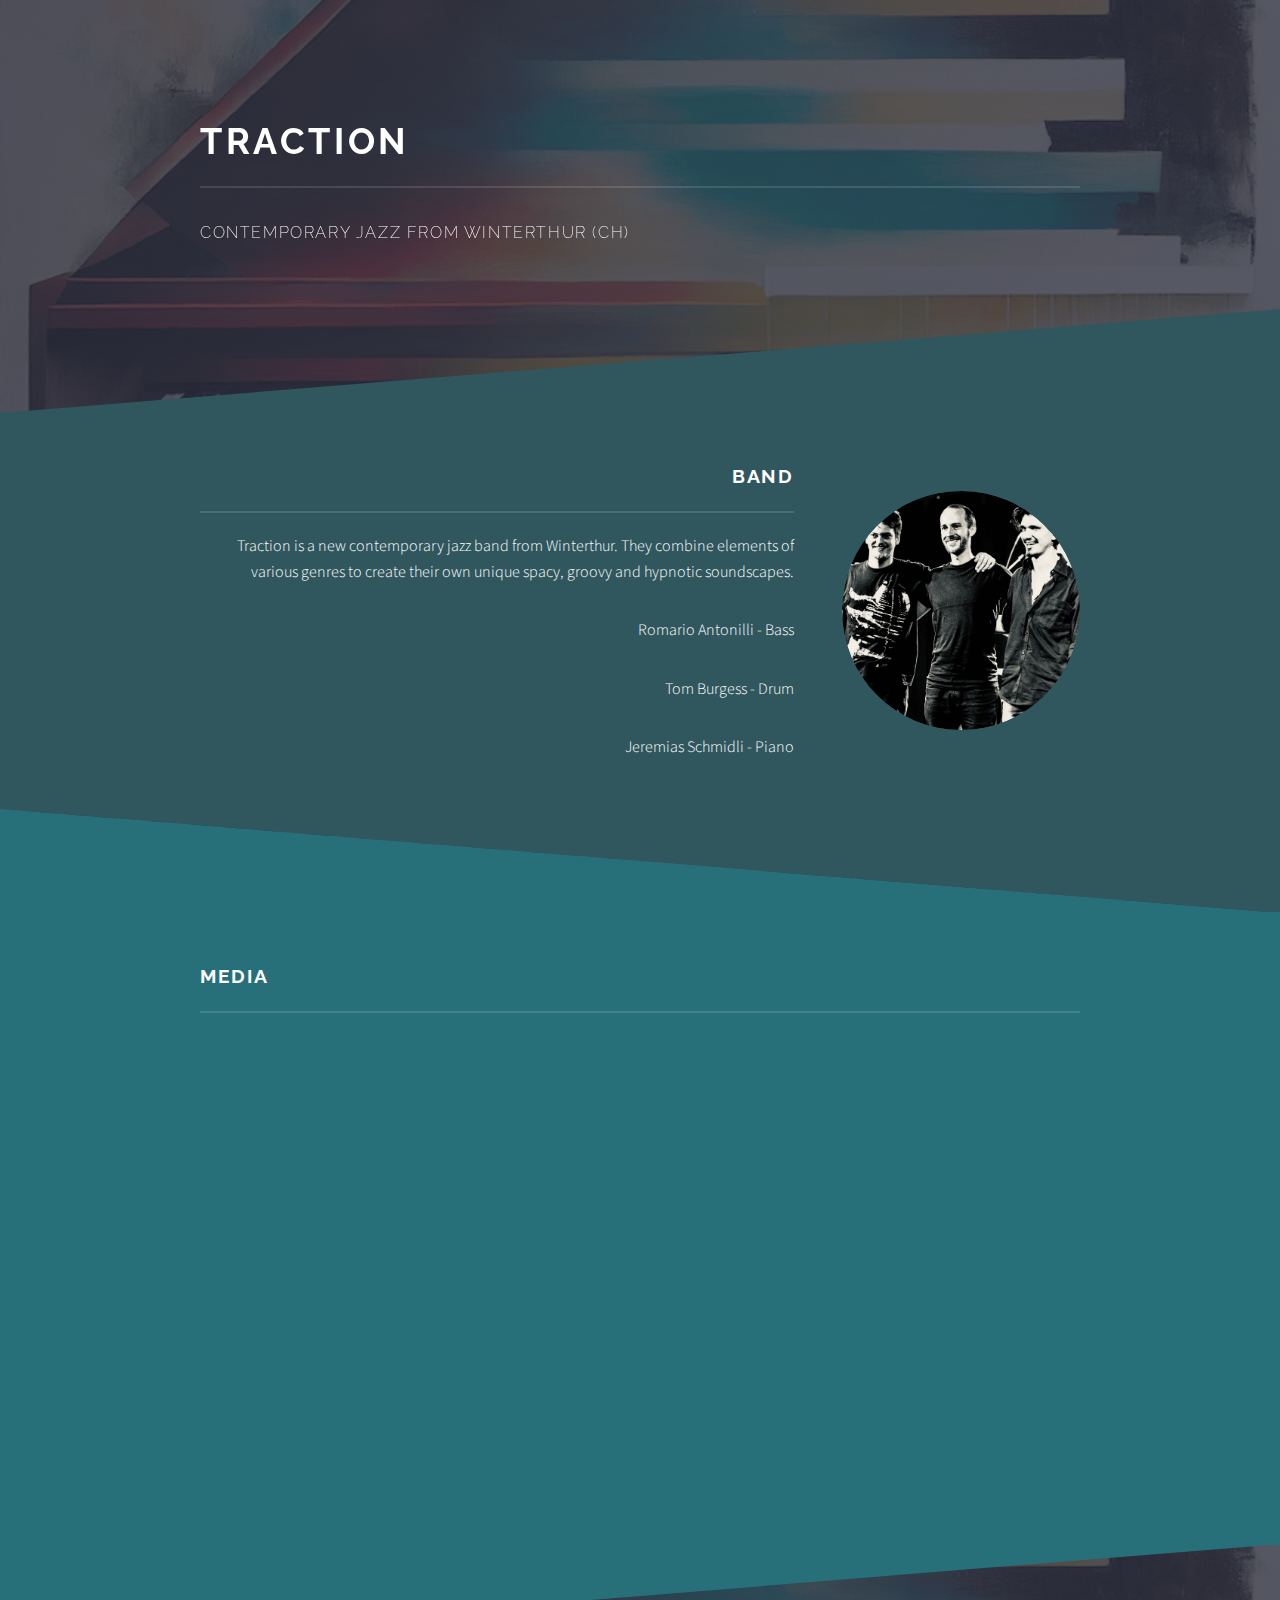
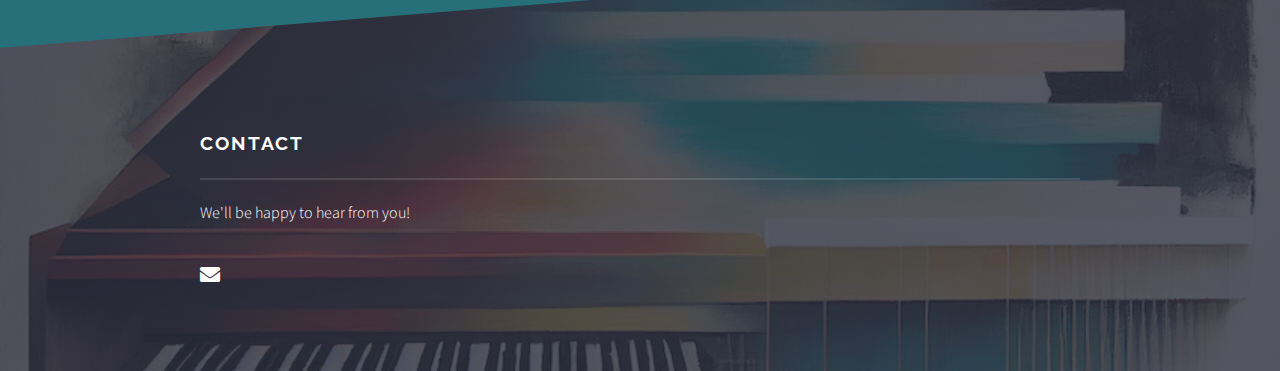
<file: index.html>
<!DOCTYPE HTML>
<!--
	Solid State by HTML5 UP
	html5up.net | @ajlkn
	Free for personal and commercial use under the CCA 3.0 license (html5up.net/license)
-->
<html>
	<head>
		<title>Traction</title>
		<meta charset="utf-8" />
		<meta name="viewport" content="width=device-width, initial-scale=1, user-scalable=no" />
		<link rel="stylesheet" href="assets/css/main.css" />
		<noscript><link rel="stylesheet" href="assets/css/noscript.css" /></noscript>
	</head>
	<body class="is-preload">

		<!-- Page Wrapper -->
			<div id="page-wrapper">

				<!-- Header -->
<!-- 					<header id="header" class="alt">
						<h1><a href="index.html">Traction</a></h1>
						<nav>
							<a href="#menu">Menu</a>
						</nav>
					</header> -->

				<!-- Menu -->
					<nav id="menu">
						<div class="inner">
							<h2>Menu</h2>
							<ul class="links">
								<li><a href="index.html">Home</a></li>
								<li><a href="generic.html">Generic</a></li>
								<li><a href="elements.html">Elements</a></li>
								<li><a href="#">Log In</a></li>
								<li><a href="#">Sign Up</a></li>
							</ul>
							<a href="#" class="close">Close</a>
						</div>
					</nav>

				<!-- Banner -->
					<section id="banner">
						<div class="inner">
							<!-- <div class="logo"><span class="icon fa-gem"></span></div> -->
							<h2>Traction</h2>
							<p>Contemporary Jazz from Winterthur (CH)</p>
						</div>
					</section>

				<!-- Wrapper -->
					<section id="wrapper">

						<!-- One -->
							<section id="one" class="wrapper spotlight style1">
								<div class="inner">
									<a href="#" class="image"><img src="images/pic01.jpg" alt="" /></a>
									<div class="content">
										<h2 class="major">Band</h2>
										<p>Traction is a new contemporary jazz band from Winterthur. They combine elements of various genres to create their own unique spacy, groovy and hypnotic soundscapes.</p>
										<p>Romario Antonilli - Bass</p>
										<p>Tom Burgess - Drum</p>
										<p>Jeremias Schmidli - Piano</p>


										<!-- <a href="#" class="special">Learn more</a> -->
									</div>
								</div>
							</section>

						<!-- Two -->
							<section id="two" class="wrapper alt spotlight style2">
								<div class="inner">
									<!-- <a href="#" class="image"><img src="images/instruments.jpg" alt="" /></a> -->
									<div class="content">
										<h2 class="major">Media</h2>
										<div style="padding:56.25% 0 0 0;position:relative;"><iframe src="https://player.vimeo.com/video/903046444?badge=0&amp;autopause=0&amp;player_id=0&amp;app_id=58479" frameborder="0" allow="autoplay; fullscreen; picture-in-picture" style="position:absolute;top:0;left:0;width:100%;height:100%;" title="Traction - Teaser"></iframe></div><script src="https://player.vimeo.com/api/player.js"></script>
										<!-- <p>Check out a teaser of our music on vimeo.</p> -->
										<!-- <a href="#" class="special">Learn more</a> -->
									</div>
								</div>
							</section>

						
				<!-- Footer -->
					<section id="footer">
						<div class="inner">
							<h2 class="major">Contact</h2>
							<p>We'll be happy to hear from you!</p>
							<script type="text/javascript">
								function decode(a) {
								return a.replace(/[a-zA-Z]/g, function(c){
								return String.fromCharCode((c <= "Z" ? 90 : 122) >= (c = c.charCodeAt(0) + 13) ? c : c - 26);
								})
								}; 
								function openMailer(element) {
								var y = decode("znvygb:pbagnpg@genpgvba-onaq.pbz");
								element.setAttribute("href", y);
								element.setAttribute("onclick", "");
								element.firstChild.nodeValue = "Open email software";
								};
								</script>

								<!-- <a id="email" href="" onclick="openMailer(this);">Email: please click</a> -->

								<ul class="icons">
									<li><a id="email" href="" class="icon solid fa-envelope" onclick="openMailer(this);"><span class="label">Mail: please click</span></a></li>
								</ul>
							
						</div>
					</section>

			</div>

		<!-- Scripts -->
			<script src="assets/js/jquery.min.js"></script>
			<script src="assets/js/jquery.scrollex.min.js"></script>
			<script src="assets/js/browser.min.js"></script>
			<script src="assets/js/breakpoints.min.js"></script>
			<script src="assets/js/util.js"></script>
			<script src="assets/js/main.js"></script>

	</body>
</html>
</file>
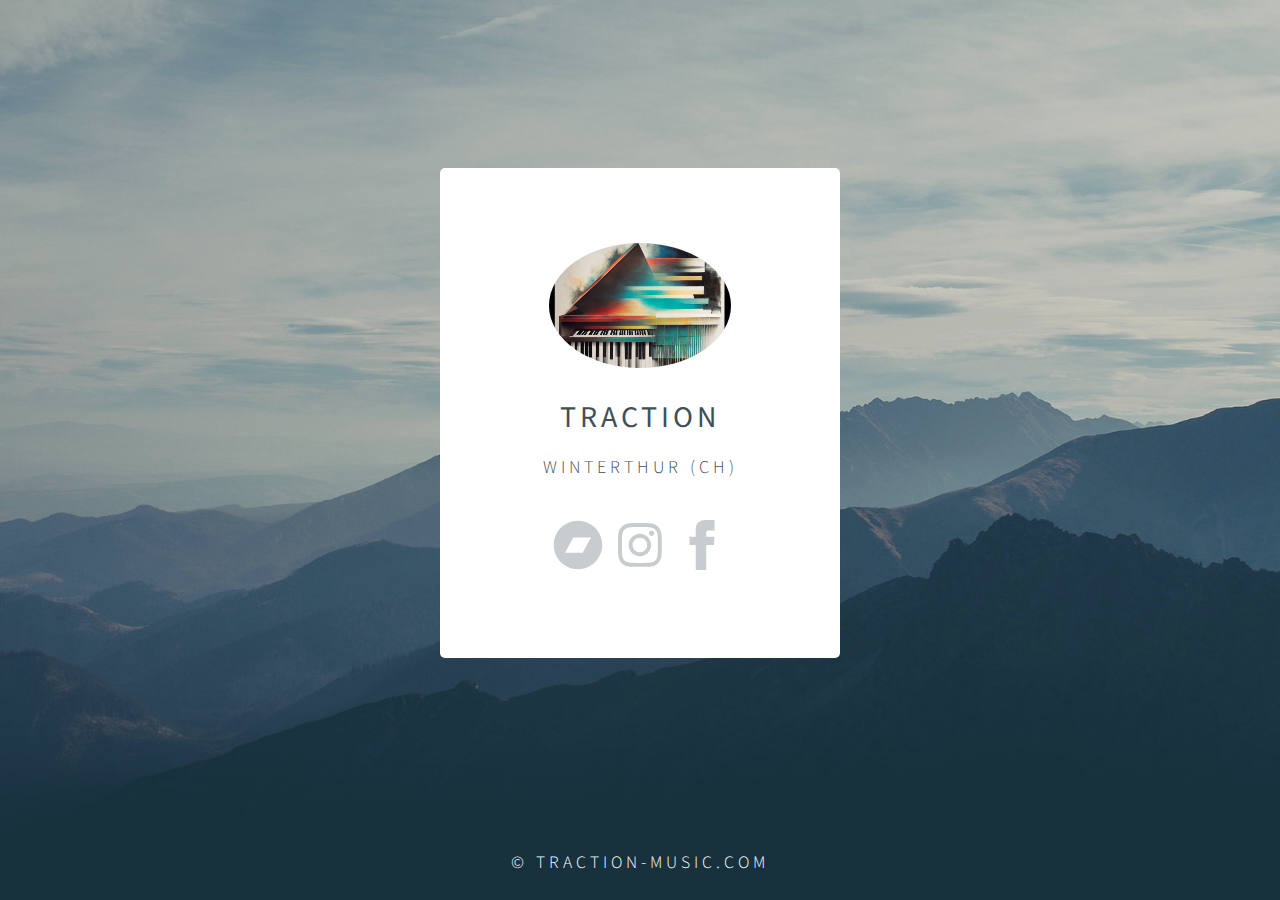
<file: Archive/index.html>
<!DOCTYPE html>
<html lang="en">
<head>
    <meta charset="UTF-8">
    <meta name="viewport" content="width=device-width, initial-scale=1.0">
    <meta http-equiv="X-UA-Compatible" content="ie=edge">
    <title>Traction</title>

    <link rel="icon" href="https://html5rocket.github.io/assets/img/favicon.ico">
    <link rel="stylesheet" href="assets/css/main.css">

    <link href="https://fonts.googleapis.com/css?family=Source+Sans+Pro:200,300,400" rel="stylesheet">
</head>
<body>
    <div class="main">
        <section class="photo">
            <img src="assets/img/traction.png" alt="Photo">
        </section>
        <section class="info">
            <h1 class="name">Traction</h1>
            <h2>Winterthur (CH) </h2>
        </section>
        <section class="links">
            <a href="https://traction-music.bandcamp.com/">
                <svg xmlns="http://www.w3.org/2000/svg" height="16" width="16" viewBox="0 0 512 512"><!--!Font Awesome Free 6.5.1 by @fontawesome - https://fontawesome.com License - https://fontawesome.com/license/free Copyright 2023 Fonticons, Inc.--><path d="M256 8C119 8 8 119 8 256S119 504 256 504 504 393 504 256 393 8 256 8zm48.2 326.1h-181L207.9 178h181z"/></svg>
            </a
            ><a href="#">
                <svg xmlns="http://www.w3.org/2000/svg" height="16" width="14" viewBox="0 0 448 512"><!--!Font Awesome Free 6.5.1 by @fontawesome - https://fontawesome.com License - https://fontawesome.com/license/free Copyright 2023 Fonticons, Inc.--><path d="M224.1 141c-63.6 0-114.9 51.3-114.9 114.9s51.3 114.9 114.9 114.9S339 319.5 339 255.9 287.7 141 224.1 141zm0 189.6c-41.1 0-74.7-33.5-74.7-74.7s33.5-74.7 74.7-74.7 74.7 33.5 74.7 74.7-33.6 74.7-74.7 74.7zm146.4-194.3c0 14.9-12 26.8-26.8 26.8-14.9 0-26.8-12-26.8-26.8s12-26.8 26.8-26.8 26.8 12 26.8 26.8zm76.1 27.2c-1.7-35.9-9.9-67.7-36.2-93.9-26.2-26.2-58-34.4-93.9-36.2-37-2.1-147.9-2.1-184.9 0-35.8 1.7-67.6 9.9-93.9 36.1s-34.4 58-36.2 93.9c-2.1 37-2.1 147.9 0 184.9 1.7 35.9 9.9 67.7 36.2 93.9s58 34.4 93.9 36.2c37 2.1 147.9 2.1 184.9 0 35.9-1.7 67.7-9.9 93.9-36.2 26.2-26.2 34.4-58 36.2-93.9 2.1-37 2.1-147.8 0-184.8zM398.8 388c-7.8 19.6-22.9 34.7-42.6 42.6-29.5 11.7-99.5 9-132.1 9s-102.7 2.6-132.1-9c-19.6-7.8-34.7-22.9-42.6-42.6-11.7-29.5-9-99.5-9-132.1s-2.6-102.7 9-132.1c7.8-19.6 22.9-34.7 42.6-42.6 29.5-11.7 99.5-9 132.1-9s102.7-2.6 132.1 9c19.6 7.8 34.7 22.9 42.6 42.6 11.7 29.5 9 99.5 9 132.1s2.7 102.7-9 132.1z"/></svg>
            </a
            ><a href="#">
                <svg xmlns="http://www.w3.org/2000/svg" width="24" height="24" viewBox="0 0 24 24"><path d="M9 8h-3v4h3v12h5v-12h3.642l.358-4h-4v-1.667c0-.955.192-1.333 1.115-1.333h2.885v-5h-3.808c-3.596 0-5.192 1.583-5.192 4.615v3.385z"/></svg>
            </a>
        </section>
    </div>
    <footer>
        &copy; traction-music.com
    </footer>
</body>
</html>
</file>
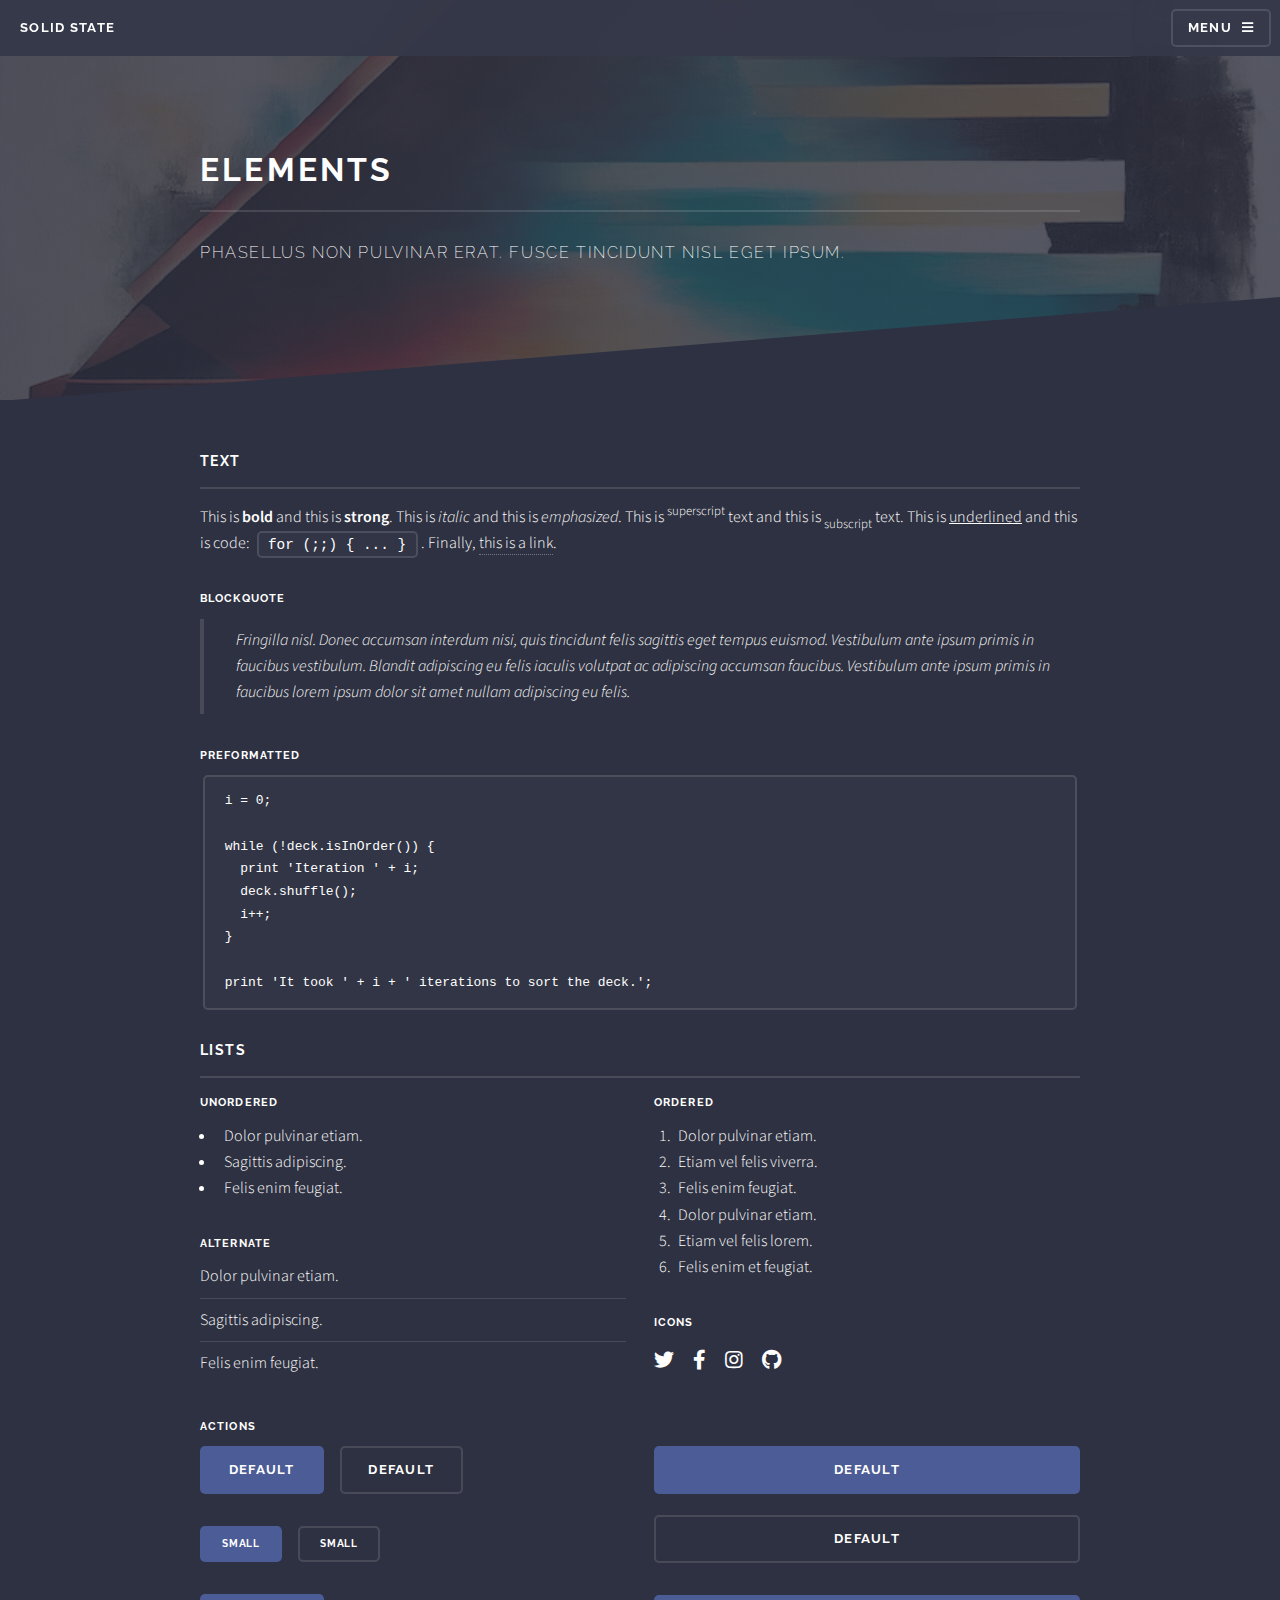
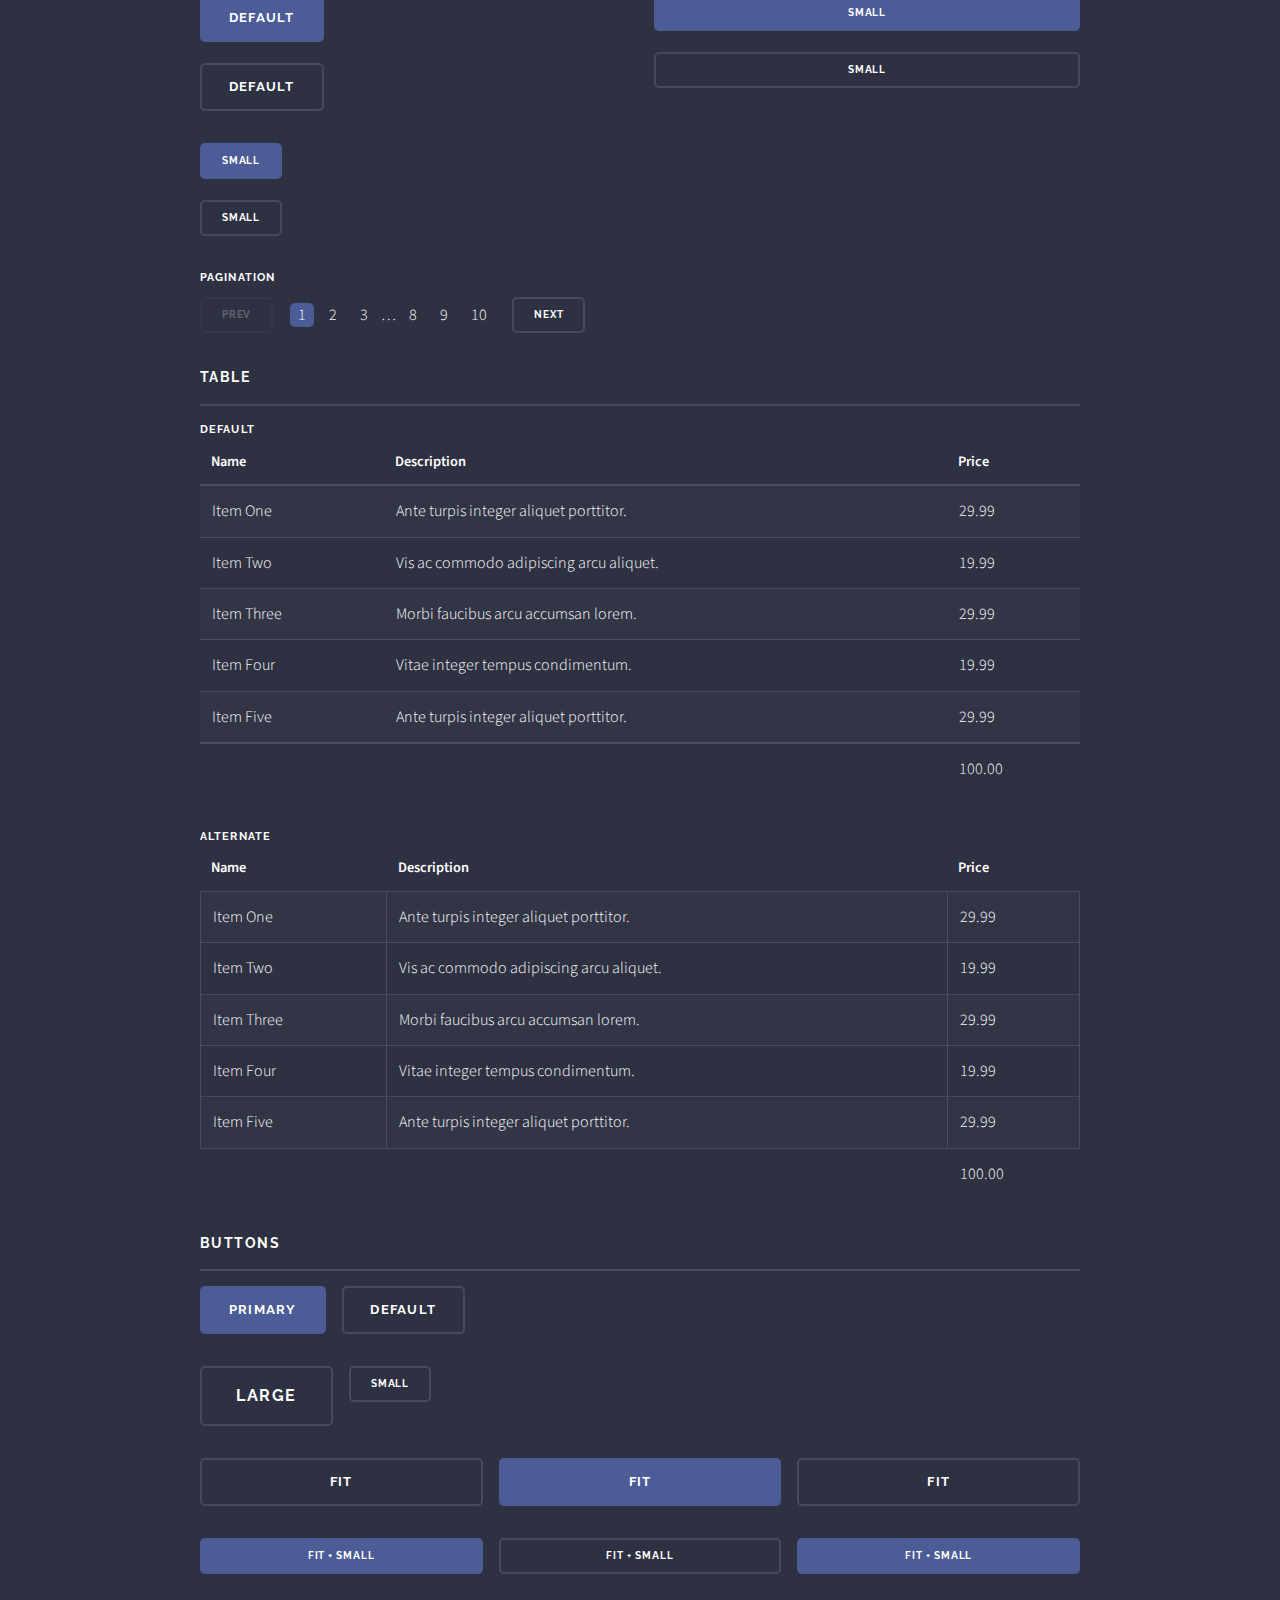
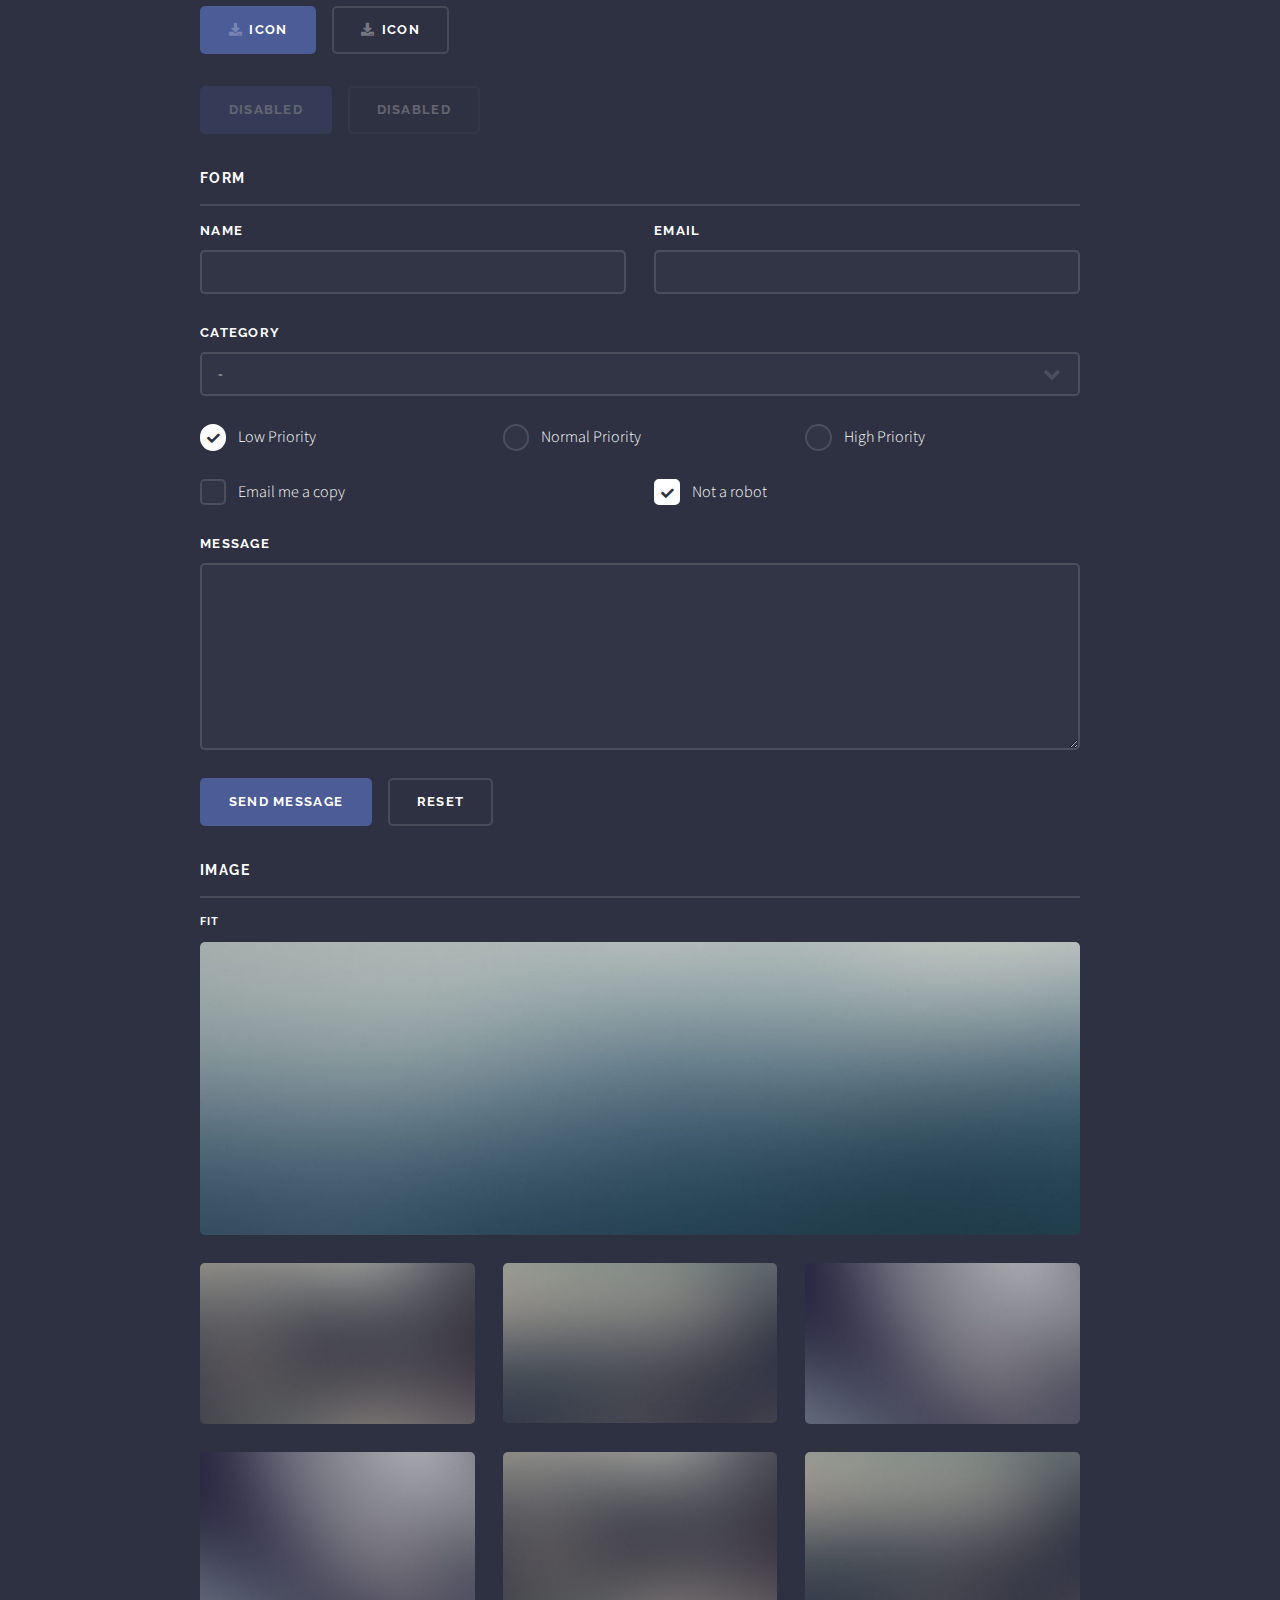
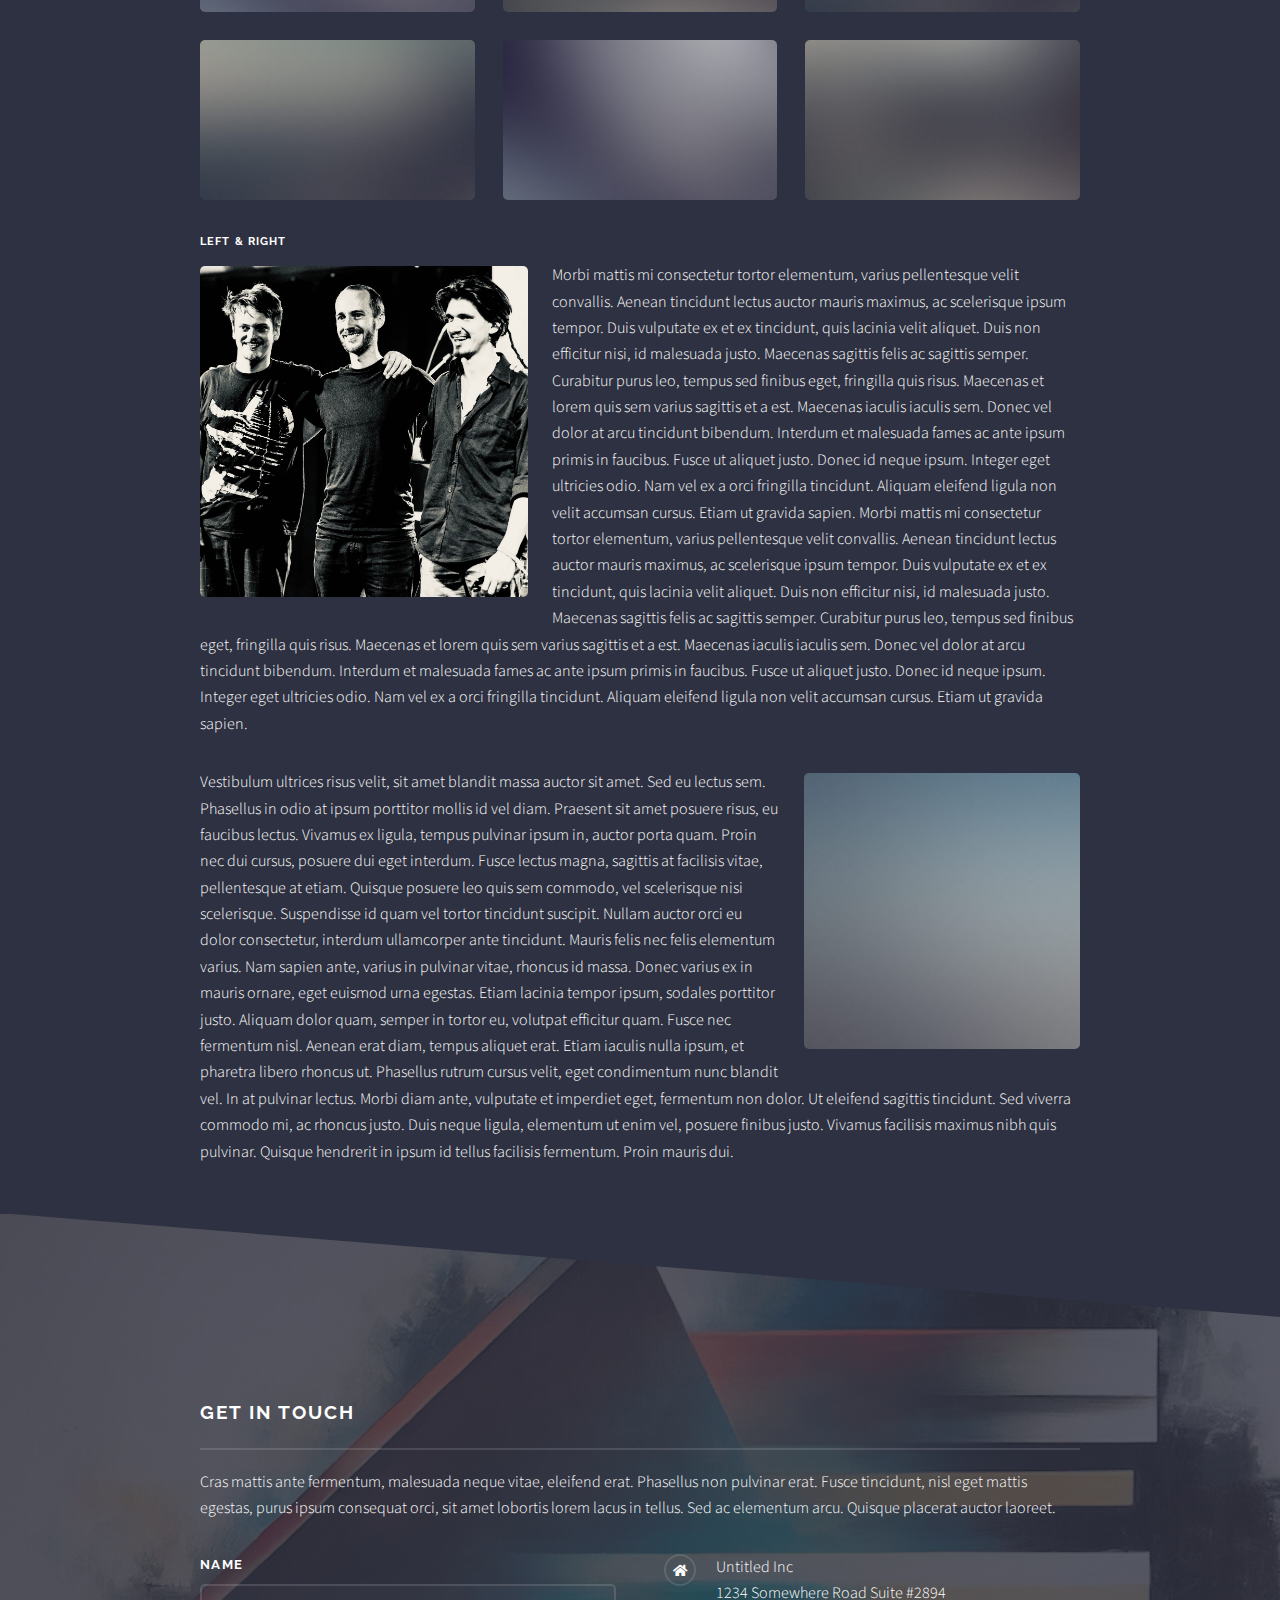
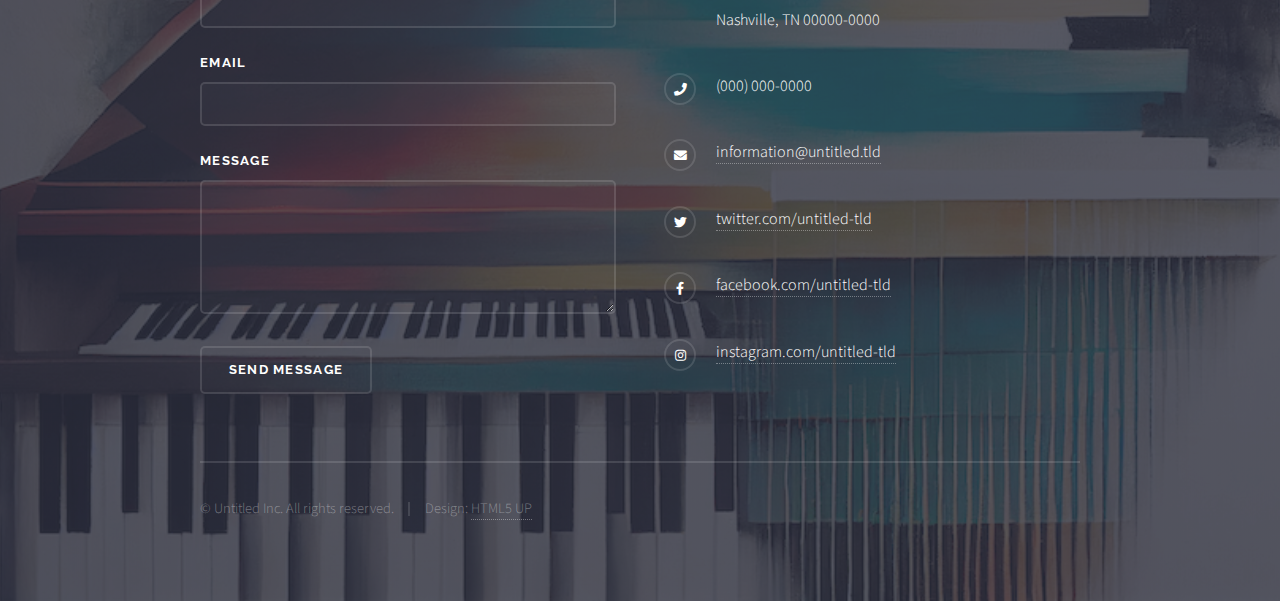
<file: elements.html>
<!DOCTYPE HTML>
<!--
	Solid State by HTML5 UP
	html5up.net | @ajlkn
	Free for personal and commercial use under the CCA 3.0 license (html5up.net/license)
-->
<html>
	<head>
		<title>Elements - Solid State by HTML5 UP</title>
		<meta charset="utf-8" />
		<meta name="viewport" content="width=device-width, initial-scale=1, user-scalable=no" />
		<link rel="stylesheet" href="assets/css/main.css" />
		<noscript><link rel="stylesheet" href="assets/css/noscript.css" /></noscript>
	</head>
	<body class="is-preload">

		<!-- Page Wrapper -->
			<div id="page-wrapper">

				<!-- Header -->
					<header id="header">
						<h1><a href="index.html">Solid State</a></h1>
						<nav>
							<a href="#menu">Menu</a>
						</nav>
					</header>

				<!-- Menu -->
					<nav id="menu">
						<div class="inner">
							<h2>Menu</h2>
							<ul class="links">
								<li><a href="index.html">Home</a></li>
								<li><a href="generic.html">Generic</a></li>
								<li><a href="elements.html">Elements</a></li>
								<li><a href="#">Log In</a></li>
								<li><a href="#">Sign Up</a></li>
							</ul>
							<a href="#" class="close">Close</a>
						</div>
					</nav>

				<!-- Wrapper -->
					<section id="wrapper">
						<header>
							<div class="inner">
								<h2>Elements</h2>
								<p>Phasellus non pulvinar erat. Fusce tincidunt nisl eget ipsum.</p>
							</div>
						</header>

						<!-- Content -->
							<div class="wrapper">
								<div class="inner">

									<section>
										<h3 class="major">Text</h3>
										<p>This is <b>bold</b> and this is <strong>strong</strong>. This is <i>italic</i> and this is <em>emphasized</em>.
										This is <sup>superscript</sup> text and this is <sub>subscript</sub> text.
										This is <u>underlined</u> and this is code: <code>for (;;) { ... }</code>. Finally, <a href="#">this is a link</a>.</p>
										<h4>Blockquote</h4>
										<blockquote>Fringilla nisl. Donec accumsan interdum nisi, quis tincidunt felis sagittis eget tempus euismod. Vestibulum ante ipsum primis in faucibus vestibulum. Blandit adipiscing eu felis iaculis volutpat ac adipiscing accumsan faucibus. Vestibulum ante ipsum primis in faucibus lorem ipsum dolor sit amet nullam adipiscing eu felis.</blockquote>
										<h4>Preformatted</h4>
										<pre><code>i = 0;

while (!deck.isInOrder()) {
  print 'Iteration ' + i;
  deck.shuffle();
  i++;
}

print 'It took ' + i + ' iterations to sort the deck.';</code></pre>
									</section>

									<section>
										<h3 class="major">Lists</h3>
										<div class="row">
											<div class="col-6 col-12-medium">
												<h4>Unordered</h4>
												<ul>
													<li>Dolor pulvinar etiam.</li>
													<li>Sagittis adipiscing.</li>
													<li>Felis enim feugiat.</li>
												</ul>
												<h4>Alternate</h4>
												<ul class="alt">
													<li>Dolor pulvinar etiam.</li>
													<li>Sagittis adipiscing.</li>
													<li>Felis enim feugiat.</li>
												</ul>
											</div>
											<div class="col-6 col-12-medium">
												<h4>Ordered</h4>
												<ol>
													<li>Dolor pulvinar etiam.</li>
													<li>Etiam vel felis viverra.</li>
													<li>Felis enim feugiat.</li>
													<li>Dolor pulvinar etiam.</li>
													<li>Etiam vel felis lorem.</li>
													<li>Felis enim et feugiat.</li>
												</ol>
												<h4>Icons</h4>
												<ul class="icons">
													<li><a href="#" class="icon brands fa-twitter"><span class="label">Twitter</span></a></li>
													<li><a href="#" class="icon brands fa-facebook-f"><span class="label">Facebook</span></a></li>
													<li><a href="#" class="icon brands fa-instagram"><span class="label">Instagram</span></a></li>
													<li><a href="#" class="icon brands fa-github"><span class="label">Github</span></a></li>
												</ul>
											</div>
										</div>
										<h4>Actions</h4>
										<div class="row">
											<div class="col-6 col-12-medium">
												<ul class="actions">
													<li><a href="#" class="button primary">Default</a></li>
													<li><a href="#" class="button">Default</a></li>
												</ul>
												<ul class="actions small">
													<li><a href="#" class="button primary small">Small</a></li>
													<li><a href="#" class="button small">Small</a></li>
												</ul>
												<ul class="actions stacked">
													<li><a href="#" class="button primary">Default</a></li>
													<li><a href="#" class="button">Default</a></li>
												</ul>
												<ul class="actions stacked small">
													<li><a href="#" class="button primary small">Small</a></li>
													<li><a href="#" class="button small">Small</a></li>
												</ul>
											</div>
											<div class="col-6 col-12-medium">
												<ul class="actions stacked">
													<li><a href="#" class="button primary fit">Default</a></li>
													<li><a href="#" class="button fit">Default</a></li>
												</ul>
												<ul class="actions stacked small">
													<li><a href="#" class="button primary small fit">Small</a></li>
													<li><a href="#" class="button small fit">Small</a></li>
												</ul>
											</div>
										</div>
										<h4>Pagination</h4>
										<ul class="pagination">
											<li><span class="button small disabled">Prev</span></li>
											<li><a href="#" class="page active">1</a></li>
											<li><a href="#" class="page">2</a></li>
											<li><a href="#" class="page">3</a></li>
											<li><span>&hellip;</span></li>
											<li><a href="#" class="page">8</a></li>
											<li><a href="#" class="page">9</a></li>
											<li><a href="#" class="page">10</a></li>
											<li><a href="#" class="button small">Next</a></li>
										</ul>
									</section>

									<section>
										<h3 class="major">Table</h3>
										<h4>Default</h4>
										<div class="table-wrapper">
											<table>
												<thead>
													<tr>
														<th>Name</th>
														<th>Description</th>
														<th>Price</th>
													</tr>
												</thead>
												<tbody>
													<tr>
														<td>Item One</td>
														<td>Ante turpis integer aliquet porttitor.</td>
														<td>29.99</td>
													</tr>
													<tr>
														<td>Item Two</td>
														<td>Vis ac commodo adipiscing arcu aliquet.</td>
														<td>19.99</td>
													</tr>
													<tr>
														<td>Item Three</td>
														<td> Morbi faucibus arcu accumsan lorem.</td>
														<td>29.99</td>
													</tr>
													<tr>
														<td>Item Four</td>
														<td>Vitae integer tempus condimentum.</td>
														<td>19.99</td>
													</tr>
													<tr>
														<td>Item Five</td>
														<td>Ante turpis integer aliquet porttitor.</td>
														<td>29.99</td>
													</tr>
												</tbody>
												<tfoot>
													<tr>
														<td colspan="2"></td>
														<td>100.00</td>
													</tr>
												</tfoot>
											</table>
										</div>

										<h4>Alternate</h4>
										<div class="table-wrapper">
											<table class="alt">
												<thead>
													<tr>
														<th>Name</th>
														<th>Description</th>
														<th>Price</th>
													</tr>
												</thead>
												<tbody>
													<tr>
														<td>Item One</td>
														<td>Ante turpis integer aliquet porttitor.</td>
														<td>29.99</td>
													</tr>
													<tr>
														<td>Item Two</td>
														<td>Vis ac commodo adipiscing arcu aliquet.</td>
														<td>19.99</td>
													</tr>
													<tr>
														<td>Item Three</td>
														<td> Morbi faucibus arcu accumsan lorem.</td>
														<td>29.99</td>
													</tr>
													<tr>
														<td>Item Four</td>
														<td>Vitae integer tempus condimentum.</td>
														<td>19.99</td>
													</tr>
													<tr>
														<td>Item Five</td>
														<td>Ante turpis integer aliquet porttitor.</td>
														<td>29.99</td>
													</tr>
												</tbody>
												<tfoot>
													<tr>
														<td colspan="2"></td>
														<td>100.00</td>
													</tr>
												</tfoot>
											</table>
										</div>
									</section>

									<section>
										<h3 class="major">Buttons</h3>
										<ul class="actions">
											<li><a href="#" class="button primary">Primary</a></li>
											<li><a href="#" class="button">Default</a></li>
										</ul>
										<ul class="actions">
											<li><a href="#" class="button large">Large</a></li>
											<li><a href="#" class="button small">Small</a></li>
										</ul>
										<ul class="actions fit">
											<li><a href="#" class="button fit">Fit</a></li>
											<li><a href="#" class="button primary fit">Fit</a></li>
											<li><a href="#" class="button fit">Fit</a></li>
										</ul>
										<ul class="actions fit small">
											<li><a href="#" class="button primary fit small">Fit + Small</a></li>
											<li><a href="#" class="button fit small">Fit + Small</a></li>
											<li><a href="#" class="button primary fit small">Fit + Small</a></li>
										</ul>
										<ul class="actions">
											<li><a href="#" class="button primary icon solid fa-download">Icon</a></li>
											<li><a href="#" class="button icon solid fa-download">Icon</a></li>
										</ul>
										<ul class="actions">
											<li><span class="button primary disabled">Disabled</span></li>
											<li><span class="button disabled">Disabled</span></li>
										</ul>
									</section>

									<section>
										<h3 class="major">Form</h3>
										<form method="post" action="#">
											<div class="row gtr-uniform">
												<div class="col-6 col-12-xsmall">
													<label for="demo-name">Name</label>
													<input type="text" name="demo-name" id="demo-name" value="" />
												</div>
												<div class="col-6 col-12-xsmall">
													<label for="demo-email">Email</label>
													<input type="email" name="demo-email" id="demo-email" value="" />
												</div>
												<div class="col-12">
													<label for="demo-category">Category</label>
													<select name="demo-category" id="demo-category">
														<option value="">-</option>
														<option value="1">Manufacturing</option>
														<option value="1">Shipping</option>
														<option value="1">Administration</option>
														<option value="1">Human Resources</option>
													</select>
												</div>
												<div class="col-4 col-12-small">
													<input type="radio" id="demo-priority-low" name="demo-priority" checked>
													<label for="demo-priority-low">Low Priority</label>
												</div>
												<div class="col-4 col-12-small">
													<input type="radio" id="demo-priority-normal" name="demo-priority">
													<label for="demo-priority-normal">Normal Priority</label>
												</div>
												<div class="col-4 col-12-small">
													<input type="radio" id="demo-priority-high" name="demo-priority">
													<label for="demo-priority-high">High Priority</label>
												</div>
												<div class="col-6 col-12-small">
													<input type="checkbox" id="demo-copy" name="demo-copy">
													<label for="demo-copy">Email me a copy</label>
												</div>
												<div class="col-6 col-12-small">
													<input type="checkbox" id="demo-human" name="demo-human" checked>
													<label for="demo-human">Not a robot</label>
												</div>
												<div class="col-12">
													<label for="demo-message">Message</label>
													<textarea name="demo-message" id="demo-message" rows="6"></textarea>
												</div>
												<div class="col-12">
													<ul class="actions">
														<li><input type="submit" value="Send Message" class="primary" /></li>
														<li><input type="reset" value="Reset" /></li>
													</ul>
												</div>
											</div>
										</form>
									</section>

									<section>
										<h3 class="major">Image</h3>
										<h4>Fit</h4>
										<div class="box alt">
											<div class="row gtr-uniform">
												<div class="col-12"><span class="image fit"><img src="images/pic08.jpg" alt="" /></span></div>
												<div class="col-4"><span class="image fit"><img src="images/pic05.jpg" alt="" /></span></div>
												<div class="col-4"><span class="image fit"><img src="images/pic06.jpg" alt="" /></span></div>
												<div class="col-4"><span class="image fit"><img src="images/pic07.jpg" alt="" /></span></div>
												<div class="col-4"><span class="image fit"><img src="images/pic07.jpg" alt="" /></span></div>
												<div class="col-4"><span class="image fit"><img src="images/pic05.jpg" alt="" /></span></div>
												<div class="col-4"><span class="image fit"><img src="images/pic06.jpg" alt="" /></span></div>
												<div class="col-4"><span class="image fit"><img src="images/pic06.jpg" alt="" /></span></div>
												<div class="col-4"><span class="image fit"><img src="images/pic07.jpg" alt="" /></span></div>
												<div class="col-4"><span class="image fit"><img src="images/pic05.jpg" alt="" /></span></div>
											</div>
										</div>
										<h4>Left &amp; Right</h4>
										<p><span class="image left"><img src="images/pic01.jpg" alt="" /></span>Morbi mattis mi consectetur tortor elementum, varius pellentesque velit convallis. Aenean tincidunt lectus auctor mauris maximus, ac scelerisque ipsum tempor. Duis vulputate ex et ex tincidunt, quis lacinia velit aliquet. Duis non efficitur nisi, id malesuada justo. Maecenas sagittis felis ac sagittis semper. Curabitur purus leo, tempus sed finibus eget, fringilla quis risus. Maecenas et lorem quis sem varius sagittis et a est. Maecenas iaculis iaculis sem. Donec vel dolor at arcu tincidunt bibendum. Interdum et malesuada fames ac ante ipsum primis in faucibus. Fusce ut aliquet justo. Donec id neque ipsum. Integer eget ultricies odio. Nam vel ex a orci fringilla tincidunt. Aliquam eleifend ligula non velit accumsan cursus. Etiam ut gravida sapien. Morbi mattis mi consectetur tortor elementum, varius pellentesque velit convallis. Aenean tincidunt lectus auctor mauris maximus, ac scelerisque ipsum tempor. Duis vulputate ex et ex tincidunt, quis lacinia velit aliquet. Duis non efficitur nisi, id malesuada justo. Maecenas sagittis felis ac sagittis semper. Curabitur purus leo, tempus sed finibus eget, fringilla quis risus. Maecenas et lorem quis sem varius sagittis et a est. Maecenas iaculis iaculis sem. Donec vel dolor at arcu tincidunt bibendum. Interdum et malesuada fames ac ante ipsum primis in faucibus. Fusce ut aliquet justo. Donec id neque ipsum. Integer eget ultricies odio. Nam vel ex a orci fringilla tincidunt. Aliquam eleifend ligula non velit accumsan cursus. Etiam ut gravida sapien.</p>
										<p><span class="image right"><img src="images/pic02.jpg" alt="" /></span>Vestibulum ultrices risus velit, sit amet blandit massa auctor sit amet. Sed eu lectus sem. Phasellus in odio at ipsum porttitor mollis id vel diam. Praesent sit amet posuere risus, eu faucibus lectus. Vivamus ex ligula, tempus pulvinar ipsum in, auctor porta quam. Proin nec dui cursus, posuere dui eget interdum. Fusce lectus magna, sagittis at facilisis vitae, pellentesque at etiam. Quisque posuere leo quis sem commodo, vel scelerisque nisi scelerisque. Suspendisse id quam vel tortor tincidunt suscipit. Nullam auctor orci eu dolor consectetur, interdum ullamcorper ante tincidunt. Mauris felis nec felis elementum varius. Nam sapien ante, varius in pulvinar vitae, rhoncus id massa. Donec varius ex in mauris ornare, eget euismod urna egestas. Etiam lacinia tempor ipsum, sodales porttitor justo. Aliquam dolor quam, semper in tortor eu, volutpat efficitur quam. Fusce nec fermentum nisl. Aenean erat diam, tempus aliquet erat. Etiam iaculis nulla ipsum, et pharetra libero rhoncus ut. Phasellus rutrum cursus velit, eget condimentum nunc blandit vel. In at pulvinar lectus. Morbi diam ante, vulputate et imperdiet eget, fermentum non dolor. Ut eleifend sagittis tincidunt. Sed viverra commodo mi, ac rhoncus justo. Duis neque ligula, elementum ut enim vel, posuere finibus justo. Vivamus facilisis maximus nibh quis pulvinar. Quisque hendrerit in ipsum id tellus facilisis fermentum. Proin mauris dui.</p>
									</section>

								</div>
							</div>

					</section>

				<!-- Footer -->
					<section id="footer">
						<div class="inner">
							<h2 class="major">Get in touch</h2>
							<p>Cras mattis ante fermentum, malesuada neque vitae, eleifend erat. Phasellus non pulvinar erat. Fusce tincidunt, nisl eget mattis egestas, purus ipsum consequat orci, sit amet lobortis lorem lacus in tellus. Sed ac elementum arcu. Quisque placerat auctor laoreet.</p>
							<form method="post" action="#">
								<div class="fields">
									<div class="field">
										<label for="name">Name</label>
										<input type="text" name="name" id="name" />
									</div>
									<div class="field">
										<label for="email">Email</label>
										<input type="email" name="email" id="email" />
									</div>
									<div class="field">
										<label for="message">Message</label>
										<textarea name="message" id="message" rows="4"></textarea>
									</div>
								</div>
								<ul class="actions">
									<li><input type="submit" value="Send Message" /></li>
								</ul>
							</form>
							<ul class="contact">
								<li class="icon solid fa-home">
									Untitled Inc<br />
									1234 Somewhere Road Suite #2894<br />
									Nashville, TN 00000-0000
								</li>
								<li class="icon solid fa-phone">(000) 000-0000</li>
								<li class="icon solid fa-envelope"><a href="#">information@untitled.tld</a></li>
								<li class="icon brands fa-twitter"><a href="#">twitter.com/untitled-tld</a></li>
								<li class="icon brands fa-facebook-f"><a href="#">facebook.com/untitled-tld</a></li>
								<li class="icon brands fa-instagram"><a href="#">instagram.com/untitled-tld</a></li>
							</ul>
							<ul class="copyright">
								<li>&copy; Untitled Inc. All rights reserved.</li><li>Design: <a href="http://html5up.net">HTML5 UP</a></li>
							</ul>
						</div>
					</section>

			</div>

		<!-- Scripts -->
			<script src="assets/js/jquery.min.js"></script>
			<script src="assets/js/jquery.scrollex.min.js"></script>
			<script src="assets/js/browser.min.js"></script>
			<script src="assets/js/breakpoints.min.js"></script>
			<script src="assets/js/util.js"></script>
			<script src="assets/js/main.js"></script>

	</body>
</html>
</file>
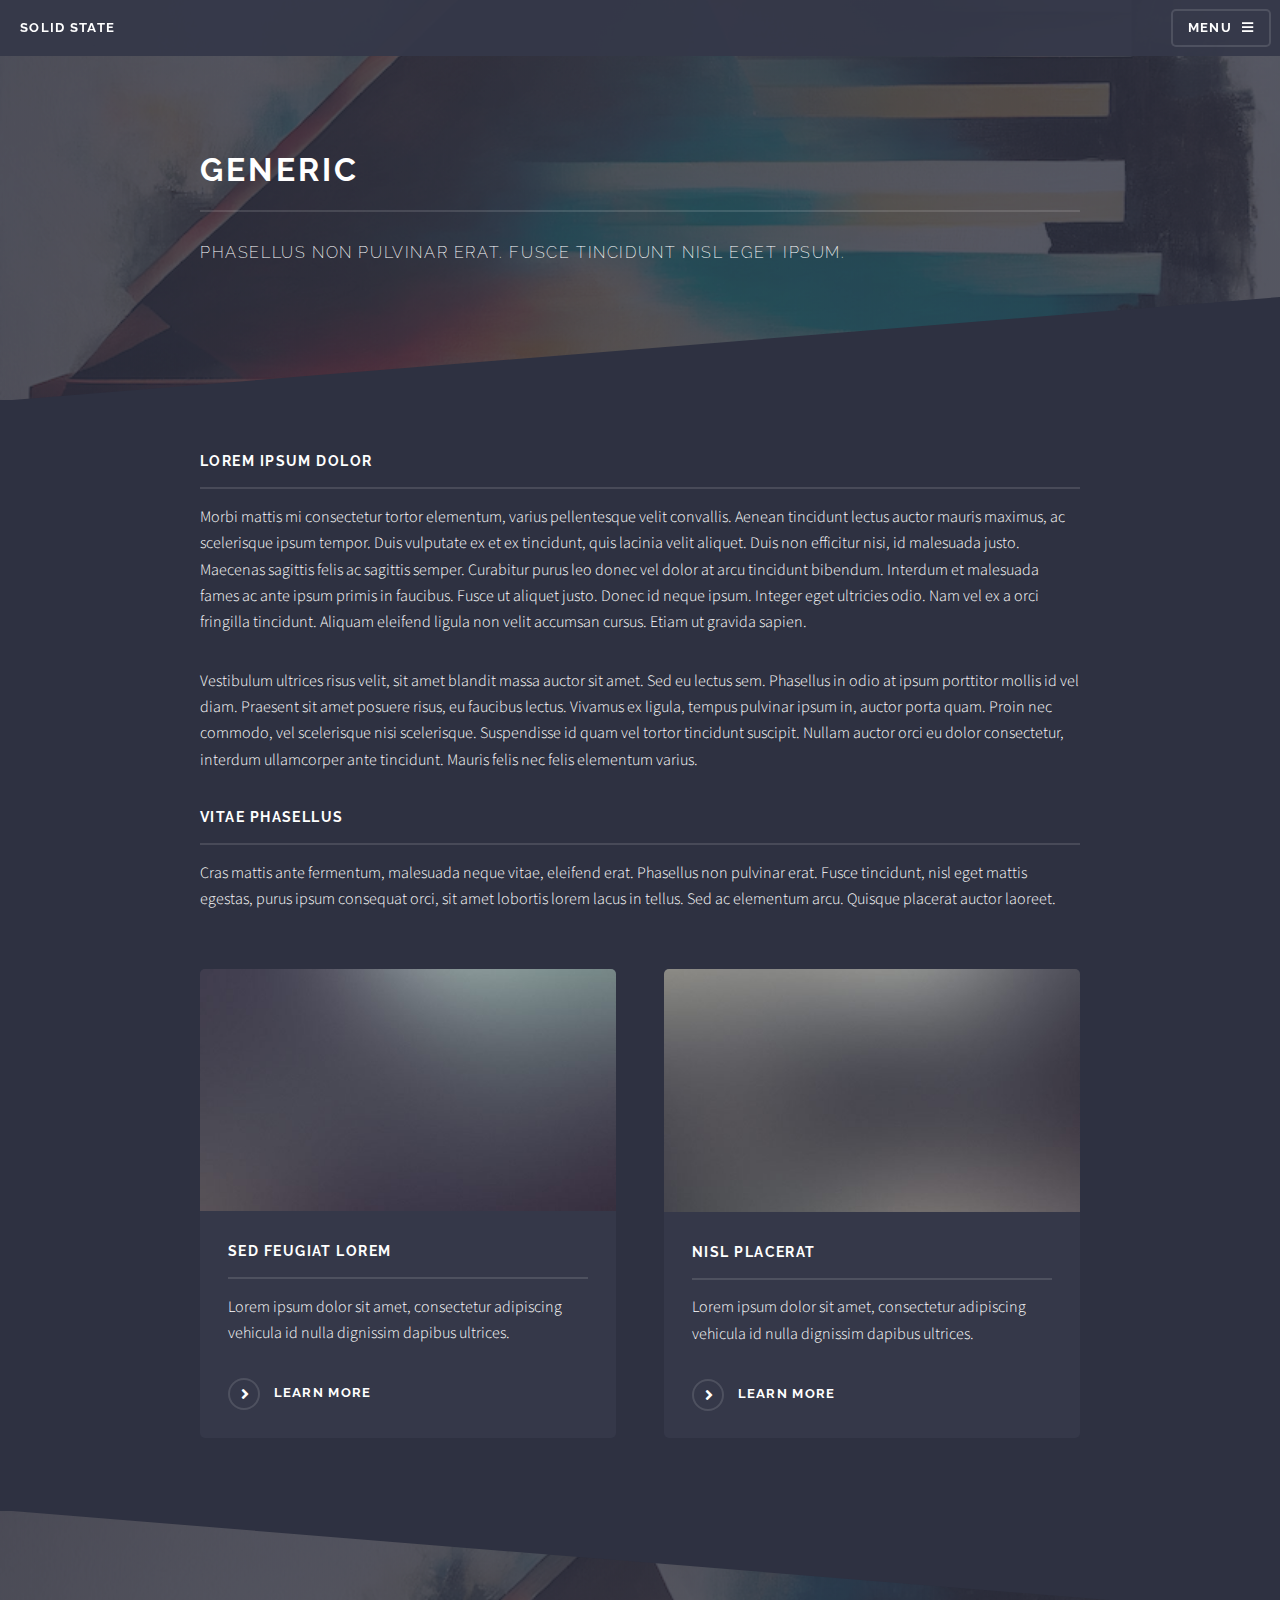
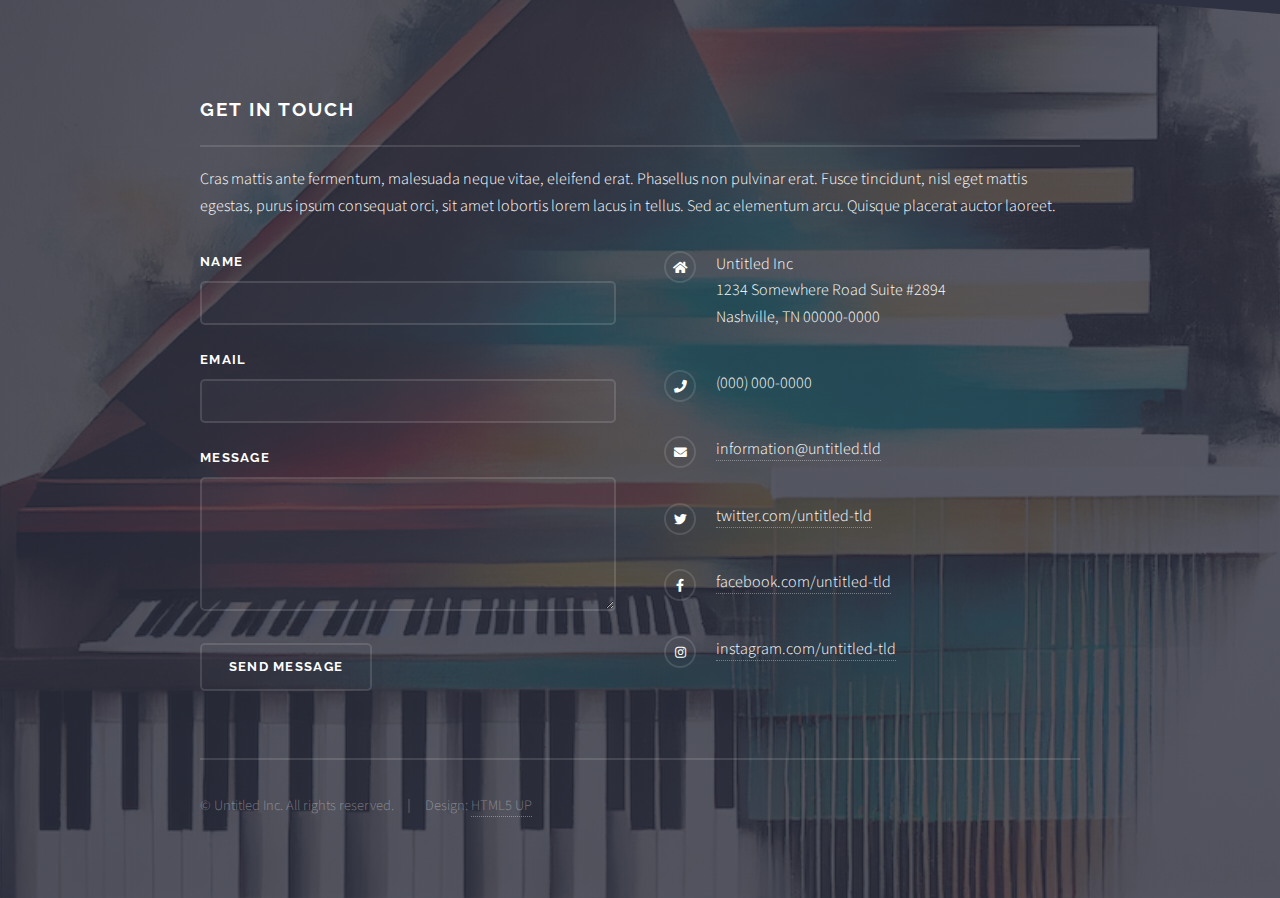
<file: generic.html>
<!DOCTYPE HTML>
<!--
	Solid State by HTML5 UP
	html5up.net | @ajlkn
	Free for personal and commercial use under the CCA 3.0 license (html5up.net/license)
-->
<html>
	<head>
		<title>Generic - Solid State by HTML5 UP</title>
		<meta charset="utf-8" />
		<meta name="viewport" content="width=device-width, initial-scale=1, user-scalable=no" />
		<link rel="stylesheet" href="assets/css/main.css" />
		<noscript><link rel="stylesheet" href="assets/css/noscript.css" /></noscript>
	</head>
	<body class="is-preload">

		<!-- Page Wrapper -->
			<div id="page-wrapper">

				<!-- Header -->
					<header id="header">
						<h1><a href="index.html">Solid State</a></h1>
						<nav>
							<a href="#menu">Menu</a>
						</nav>
					</header>

				<!-- Menu -->
					<nav id="menu">
						<div class="inner">
							<h2>Menu</h2>
							<ul class="links">
								<li><a href="index.html">Home</a></li>
								<li><a href="generic.html">Generic</a></li>
								<li><a href="elements.html">Elements</a></li>
								<li><a href="#">Log In</a></li>
								<li><a href="#">Sign Up</a></li>
							</ul>
							<a href="#" class="close">Close</a>
						</div>
					</nav>

				<!-- Wrapper -->
					<section id="wrapper">
						<header>
							<div class="inner">
								<h2>Generic</h2>
								<p>Phasellus non pulvinar erat. Fusce tincidunt nisl eget ipsum.</p>
							</div>
						</header>

						<!-- Content -->
							<div class="wrapper">
								<div class="inner">

									<h3 class="major">Lorem ipsum dolor</h3>
									<p>Morbi mattis mi consectetur tortor elementum, varius pellentesque velit convallis. Aenean tincidunt lectus auctor mauris maximus, ac scelerisque ipsum tempor. Duis vulputate ex et ex tincidunt, quis lacinia velit aliquet. Duis non efficitur nisi, id malesuada justo. Maecenas sagittis felis ac sagittis semper. Curabitur purus leo donec vel dolor at arcu tincidunt bibendum. Interdum et malesuada fames ac ante ipsum primis in faucibus. Fusce ut aliquet justo. Donec id neque ipsum. Integer eget ultricies odio. Nam vel ex a orci fringilla tincidunt. Aliquam eleifend ligula non velit accumsan cursus. Etiam ut gravida sapien.</p>

									<p>Vestibulum ultrices risus velit, sit amet blandit massa auctor sit amet. Sed eu lectus sem. Phasellus in odio at ipsum porttitor mollis id vel diam. Praesent sit amet posuere risus, eu faucibus lectus. Vivamus ex ligula, tempus pulvinar ipsum in, auctor porta quam. Proin nec commodo, vel scelerisque nisi scelerisque. Suspendisse id quam vel tortor tincidunt suscipit. Nullam auctor orci eu dolor consectetur, interdum ullamcorper ante tincidunt. Mauris felis nec felis elementum varius.</p>

									<h3 class="major">Vitae phasellus</h3>
									<p>Cras mattis ante fermentum, malesuada neque vitae, eleifend erat. Phasellus non pulvinar erat. Fusce tincidunt, nisl eget mattis egestas, purus ipsum consequat orci, sit amet lobortis lorem lacus in tellus. Sed ac elementum arcu. Quisque placerat auctor laoreet.</p>

									<section class="features">
										<article>
											<a href="#" class="image"><img src="images/pic04.jpg" alt="" /></a>
											<h3 class="major">Sed feugiat lorem</h3>
											<p>Lorem ipsum dolor sit amet, consectetur adipiscing vehicula id nulla dignissim dapibus ultrices.</p>
											<a href="#" class="special">Learn more</a>
										</article>
										<article>
											<a href="#" class="image"><img src="images/pic05.jpg" alt="" /></a>
											<h3 class="major">Nisl placerat</h3>
											<p>Lorem ipsum dolor sit amet, consectetur adipiscing vehicula id nulla dignissim dapibus ultrices.</p>
											<a href="#" class="special">Learn more</a>
										</article>
									</section>

								</div>
							</div>

					</section>

				<!-- Footer -->
					<section id="footer">
						<div class="inner">
							<h2 class="major">Get in touch</h2>
							<p>Cras mattis ante fermentum, malesuada neque vitae, eleifend erat. Phasellus non pulvinar erat. Fusce tincidunt, nisl eget mattis egestas, purus ipsum consequat orci, sit amet lobortis lorem lacus in tellus. Sed ac elementum arcu. Quisque placerat auctor laoreet.</p>
							<form method="post" action="#">
								<div class="fields">
									<div class="field">
										<label for="name">Name</label>
										<input type="text" name="name" id="name" />
									</div>
									<div class="field">
										<label for="email">Email</label>
										<input type="email" name="email" id="email" />
									</div>
									<div class="field">
										<label for="message">Message</label>
										<textarea name="message" id="message" rows="4"></textarea>
									</div>
								</div>
								<ul class="actions">
									<li><input type="submit" value="Send Message" /></li>
								</ul>
							</form>
							<ul class="contact">
								<li class="icon solid fa-home">
									Untitled Inc<br />
									1234 Somewhere Road Suite #2894<br />
									Nashville, TN 00000-0000
								</li>
								<li class="icon solid fa-phone">(000) 000-0000</li>
								<li class="icon solid fa-envelope"><a href="#">information@untitled.tld</a></li>
								<li class="icon brands fa-twitter"><a href="#">twitter.com/untitled-tld</a></li>
								<li class="icon brands fa-facebook-f"><a href="#">facebook.com/untitled-tld</a></li>
								<li class="icon brands fa-instagram"><a href="#">instagram.com/untitled-tld</a></li>
							</ul>
							<ul class="copyright">
								<li>&copy; Untitled Inc. All rights reserved.</li><li>Design: <a href="http://html5up.net">HTML5 UP</a></li>
							</ul>
						</div>
					</section>

			</div>

		<!-- Scripts -->
			<script src="assets/js/jquery.min.js"></script>
			<script src="assets/js/jquery.scrollex.min.js"></script>
			<script src="assets/js/browser.min.js"></script>
			<script src="assets/js/breakpoints.min.js"></script>
			<script src="assets/js/util.js"></script>
			<script src="assets/js/main.js"></script>

	</body>
</html>
</file>
<file: assets/css/noscript.css>
/*
	Solid State by HTML5 UP
	html5up.net | @ajlkn
	Free for personal and commercial use under the CCA 3.0 license (html5up.net/license)
*/

/* Banner */

	body.is-preload #banner .logo {
		-moz-transform: none;
		-webkit-transform: none;
		-ms-transform: none;
		transform: none;
		opacity: 1;
	}

	body.is-preload #banner h2 {
		opacity: 1;
		-moz-transform: none;
		-webkit-transform: none;
		-ms-transform: none;
		transform: none;
		-moz-filter: none;
		-webkit-filter: none;
		-ms-filter: none;
		filter: none;
	}

	body.is-preload #banner p {
		opacity: 01;
		-moz-transform: none;
		-webkit-transform: none;
		-ms-transform: none;
		transform: none;
		-moz-filter: none;
		-webkit-filter: none;
		-ms-filter: none;
		filter: none;
	}
</file>
<file: Archive/assets/css/main.css>
* {
    margin: 0;
    padding: 0;
}
body {
    font-family: "Source Sans Pro", 'Lucida Sans', 'Lucida Sans Regular', 'Lucida Grande', 'Lucida Sans Unicode', Geneva, Verdana, sans-serif;
    text-transform: uppercase;
    font-weight: 300;
    letter-spacing: 4px;
    text-align: center;
    color: #414f57;
    background-image: linear-gradient(rgba(0,0,0,0.1),rgba(0,0,0,0.1)),url(../img/bg.jpg);
    background-repeat: no-repeat;
    background-size: cover;
    min-height: 100vh;
}
footer {
    width: 100%;
    display: block;
    text-align: center;
    font-size: 17.5px;
    color: white;
    line-height: 75px;
    position: absolute;
    bottom: 0;
}
div.main {
    width: 400px;
    background-color: white;
    border-radius: 5px;
    text-align: center;
    box-sizing: border-box;
    padding: 75px 25px;
    display: inline-block;
    height: 490px;
    margin-top: calc(((100vh - 565px) / 2));
}
div.main section.photo {
    height: 125px;
}
div.main section.photo img {
    height: 125px;
    border-radius: 50%;
}
div.main section.info {
    height: 115px;
}
div.main section.info h1 {
    font-size: 30px;
    font-weight: 400;
    line-height: 50px;
    padding-top: 25px;
    padding-bottom: 10px;
}
div.main section.info h2 {
    font-size: 18px;
    font-weight: 300;
    line-height: 30px;
}
div.main section.links {
    height: 100px;
    padding-top: 37.5px;
    padding-bottom: 12.5px;
    box-sizing: border-box;
}
div.main section.links a {
    height: 50px;
    text-decoration: none;
    display: inline-block;
    margin: 0 7.5px;
}
div.main section.links a svg {
    height: 50px;
    width: auto;
}
div.main section.links a svg path {
    fill: #c8cccf;
    transition: fill 0.25s ease;
}
div.main section.links a:hover svg path {
    fill: #414f57;
}

@media only screen and (max-width: 444.44px) {
    div.main {
        width: 90%;
    }
}
@media only screen and (max-height: 653.88px) and (max-width: 444.44px) {
    div.main {
        margin: 5vw 0;
        margin-bottom: 0;
    }
    footer {
        position: relative;
    }
}
</file>
<file: assets/css/main.css>
@import url(fontawesome-all.min.css);
@import url("https://fonts.googleapis.com/css?family=Raleway:200,700|Source+Sans+Pro:300,600,300italic,600italic");

/*
	Solid State by HTML5 UP
	html5up.net | @ajlkn
	Free for personal and commercial use under the CCA 3.0 license (html5up.net/license)
*/

html, body, div, span, applet, object,
iframe, h1, h2, h3, h4, h5, h6, p, blockquote,
pre, a, abbr, acronym, address, big, cite,
code, del, dfn, em, img, ins, kbd, q, s, samp,
small, strike, strong, sub, sup, tt, var, b,
u, i, center, dl, dt, dd, ol, ul, li, fieldset,
form, label, legend, table, caption, tbody,
tfoot, thead, tr, th, td, article, aside,
canvas, details, embed, figure, figcaption,
footer, header, hgroup, menu, nav, output, ruby,
section, summary, time, mark, audio, video {
	margin: 0;
	padding: 0;
	border: 0;
	font-size: 100%;
	font: inherit;
	vertical-align: baseline;}

article, aside, details, figcaption, figure,
footer, header, hgroup, menu, nav, section {
	display: block;}

body {
	line-height: 1;
}

ol, ul {
	list-style: none;
}

blockquote, q {
	quotes: none;
}

	blockquote:before, blockquote:after, q:before, q:after {
		content: '';
		content: none;
	}

table {
	border-collapse: collapse;
	border-spacing: 0;
}

body {
	-webkit-text-size-adjust: none;
}

mark {
	background-color: transparent;
	color: inherit;
}

input::-moz-focus-inner {
	border: 0;
	padding: 0;
}

input, select, textarea {
	-moz-appearance: none;
	-webkit-appearance: none;
	-ms-appearance: none;
	appearance: none;
}

/* Basic */

	@-ms-viewport {
		width: device-width;
	}

	body {
		-ms-overflow-style: scrollbar;
	}

	@media screen and (max-width: 480px) {

		html, body {
			min-width: 320px;
		}

	}

	html {
		box-sizing: border-box;
	}

	*, *:before, *:after {
		box-sizing: inherit;
	}

	body {
		background-color: #2e3141;
		background-image: linear-gradient(to top, rgba(46, 49, 65, 0.8), rgba(46, 49, 65, 0.8)), url("../../images/bg.jpg");
		background-size: auto,
 cover;
		background-attachment: fixed,
 fixed;
		background-position: center,
 center;
	}

		body.is-preload *, body.is-preload *:before, body.is-preload *:after {
			-moz-animation: none !important;
			-webkit-animation: none !important;
			-ms-animation: none !important;
			animation: none !important;
			-moz-transition: none !important;
			-webkit-transition: none !important;
			-ms-transition: none !important;
			transition: none !important;
		}

/* Type */

	body, input, select, textarea {
		color: #ffffff;
		font-family: "Source Sans Pro", Helvetica, sans-serif;
		font-size: 16.5pt;
		font-weight: 300;
		line-height: 1.65;
	}

		@media screen and (max-width: 1680px) {

			body, input, select, textarea {
				font-size: 13pt;
			}

		}

		@media screen and (max-width: 1280px) {

			body, input, select, textarea {
				font-size: 12pt;
			}

		}

		@media screen and (max-width: 980px) {

			body, input, select, textarea {
				font-size: 12pt;
			}

		}

		@media screen and (max-width: 736px) {

			body, input, select, textarea {
				font-size: 12pt;
			}

		}

		@media screen and (max-width: 480px) {

			body, input, select, textarea {
				font-size: 12pt;
			}

		}

	a {
		-moz-transition: color 0.2s ease-in-out, border-bottom-color 0.2s ease-in-out;
		-webkit-transition: color 0.2s ease-in-out, border-bottom-color 0.2s ease-in-out;
		-ms-transition: color 0.2s ease-in-out, border-bottom-color 0.2s ease-in-out;
		transition: color 0.2s ease-in-out, border-bottom-color 0.2s ease-in-out;
		border-bottom: dotted 1px rgba(255, 255, 255, 0.35);
		color: #ffffff;
		text-decoration: none;
	}

		a:hover {
			border-bottom-color: transparent;
			color: #ffffff !important;
		}

		a.special:not(.button) {
			text-decoration: none;
			border-bottom: 0;
			display: block;
			font-family: Raleway, Helvetica, sans-serif;
			font-size: 0.8em;
			font-weight: 700;
			letter-spacing: 0.1em;
			margin: 0 0 2em 0;
			text-transform: uppercase;
		}

			a.special:not(.button):before {
				-moz-osx-font-smoothing: grayscale;
				-webkit-font-smoothing: antialiased;
				display: inline-block;
				font-style: normal;
				font-variant: normal;
				text-rendering: auto;
				line-height: 1;
				text-transform: none !important;
				font-family: 'Font Awesome 5 Free';
				font-weight: 900;
			}

			a.special:not(.button):before {
				-moz-transition: background-color 0.2s ease-in-out;
				-webkit-transition: background-color 0.2s ease-in-out;
				-ms-transition: background-color 0.2s ease-in-out;
				transition: background-color 0.2s ease-in-out;
				border-radius: 100%;
				border: solid 2px rgba(255, 255, 255, 0.125);
				content: '\f105';
				display: inline-block;
				font-size: 1.25em;
				height: 2em;
				line-height: 1.75em;
				margin-right: 0.85em;
				text-align: center;
				text-indent: 0.15em;
				vertical-align: middle;
				width: 2em;
			}

			a.special:not(.button):hover:before {
				background-color: rgba(255, 255, 255, 0.025);
			}

			a.special:not(.button):active:before {
				background-color: rgba(255, 255, 255, 0.075);
			}

	strong, b {
		color: #ffffff;
		font-weight: 600;
	}

	em, i {
		font-style: italic;
	}

	p {
		margin: 0 0 2em 0;
	}

	h1, h2, h3, h4, h5, h6 {
		color: #ffffff;
		font-family: Raleway, Helvetica, sans-serif;
		font-weight: 700;
		letter-spacing: 0.1em;
		margin: 0 0 1em 0;
		text-transform: uppercase;
	}

		h1 a, h2 a, h3 a, h4 a, h5 a, h6 a {
			color: inherit;
			text-decoration: none;
			border-bottom: 0;
		}

		h1 span, h2 span, h3 span, h4 span, h5 span, h6 span {
			font-weight: 200;
		}

		h1.major, h2.major, h3.major, h4.major, h5.major, h6.major {
			padding-bottom: 1em;
			border-bottom: solid 2px rgba(255, 255, 255, 0.125);
		}

	h2 {
		font-size: 1.2em;
	}

	h3 {
		font-size: 0.9em;
	}

	h4 {
		font-size: 0.7em;
	}

	h5 {
		font-size: 0.7em;
	}

	h6 {
		font-size: 0.7em;
	}

	@media screen and (max-width: 736px) {

		h2 {
			font-size: 1em;
		}

		h3 {
			font-size: 0.8em;
		}

	}

	sub {
		font-size: 0.8em;
		position: relative;
		top: 0.5em;
	}

	sup {
		font-size: 0.8em;
		position: relative;
		top: -0.5em;
	}

	blockquote {
		border-left: solid 4px rgba(255, 255, 255, 0.125);
		font-style: italic;
		margin: 0 0 2em 0;
		padding: 0.5em 0 0.5em 2em;
	}

	code {
		background: rgba(255, 255, 255, 0.025);
		border-radius: 5px;
		border: solid 2px rgba(255, 255, 255, 0.125);
		font-family: "Courier New", monospace;
		font-size: 0.9em;
		margin: 0 0.25em;
		padding: 0.25em 0.65em;
	}

	pre {
		-webkit-overflow-scrolling: touch;
		font-family: "Courier New", monospace;
		font-size: 0.9em;
		margin: 0 0 2em 0;
	}

		pre code {
			display: block;
			line-height: 1.75em;
			padding: 1em 1.5em;
			overflow-x: auto;
		}

	hr {
		border: 0;
		border-bottom: solid 2px rgba(255, 255, 255, 0.125);
		margin: 2.5em 0;
	}

		hr.major {
			margin: 4em 0;
		}

	.align-left {
		text-align: left;
	}

	.align-center {
		text-align: center;
	}

	.align-right {
		text-align: right;
	}

/* Row */

	.row {
		display: flex;
		flex-wrap: wrap;
		box-sizing: border-box;
		align-items: stretch;
	}

		.row > * {
			box-sizing: border-box;
		}

		.row.gtr-uniform > * > :last-child {
			margin-bottom: 0;
		}

		.row.aln-left {
			justify-content: flex-start;
		}

		.row.aln-center {
			justify-content: center;
		}

		.row.aln-right {
			justify-content: flex-end;
		}

		.row.aln-top {
			align-items: flex-start;
		}

		.row.aln-middle {
			align-items: center;
		}

		.row.aln-bottom {
			align-items: flex-end;
		}

		.row > .imp {
			order: -1;
		}

		.row > .col-1 {
			width: 8.33333%;
		}

		.row > .off-1 {
			margin-left: 8.33333%;
		}

		.row > .col-2 {
			width: 16.66667%;
		}

		.row > .off-2 {
			margin-left: 16.66667%;
		}

		.row > .col-3 {
			width: 25%;
		}

		.row > .off-3 {
			margin-left: 25%;
		}

		.row > .col-4 {
			width: 33.33333%;
		}

		.row > .off-4 {
			margin-left: 33.33333%;
		}

		.row > .col-5 {
			width: 41.66667%;
		}

		.row > .off-5 {
			margin-left: 41.66667%;
		}

		.row > .col-6 {
			width: 50%;
		}

		.row > .off-6 {
			margin-left: 50%;
		}

		.row > .col-7 {
			width: 58.33333%;
		}

		.row > .off-7 {
			margin-left: 58.33333%;
		}

		.row > .col-8 {
			width: 66.66667%;
		}

		.row > .off-8 {
			margin-left: 66.66667%;
		}

		.row > .col-9 {
			width: 75%;
		}

		.row > .off-9 {
			margin-left: 75%;
		}

		.row > .col-10 {
			width: 83.33333%;
		}

		.row > .off-10 {
			margin-left: 83.33333%;
		}

		.row > .col-11 {
			width: 91.66667%;
		}

		.row > .off-11 {
			margin-left: 91.66667%;
		}

		.row > .col-12 {
			width: 100%;
		}

		.row > .off-12 {
			margin-left: 100%;
		}

		.row.gtr-0 {
			margin-top: 0;
			margin-left: 0em;
		}

			.row.gtr-0 > * {
				padding: 0 0 0 0em;
			}

			.row.gtr-0.gtr-uniform {
				margin-top: 0em;
			}

				.row.gtr-0.gtr-uniform > * {
					padding-top: 0em;
				}

		.row.gtr-25 {
			margin-top: 0;
			margin-left: -0.4375em;
		}

			.row.gtr-25 > * {
				padding: 0 0 0 0.4375em;
			}

			.row.gtr-25.gtr-uniform {
				margin-top: -0.4375em;
			}

				.row.gtr-25.gtr-uniform > * {
					padding-top: 0.4375em;
				}

		.row.gtr-50 {
			margin-top: 0;
			margin-left: -0.875em;
		}

			.row.gtr-50 > * {
				padding: 0 0 0 0.875em;
			}

			.row.gtr-50.gtr-uniform {
				margin-top: -0.875em;
			}

				.row.gtr-50.gtr-uniform > * {
					padding-top: 0.875em;
				}

		.row {
			margin-top: 0;
			margin-left: -1.75em;
		}

			.row > * {
				padding: 0 0 0 1.75em;
			}

			.row.gtr-uniform {
				margin-top: -1.75em;
			}

				.row.gtr-uniform > * {
					padding-top: 1.75em;
				}

		.row.gtr-150 {
			margin-top: 0;
			margin-left: -2.625em;
		}

			.row.gtr-150 > * {
				padding: 0 0 0 2.625em;
			}

			.row.gtr-150.gtr-uniform {
				margin-top: -2.625em;
			}

				.row.gtr-150.gtr-uniform > * {
					padding-top: 2.625em;
				}

		.row.gtr-200 {
			margin-top: 0;
			margin-left: -3.5em;
		}

			.row.gtr-200 > * {
				padding: 0 0 0 3.5em;
			}

			.row.gtr-200.gtr-uniform {
				margin-top: -3.5em;
			}

				.row.gtr-200.gtr-uniform > * {
					padding-top: 3.5em;
				}

		@media screen and (max-width: 1680px) {

			.row {
				display: flex;
				flex-wrap: wrap;
				box-sizing: border-box;
				align-items: stretch;
			}

				.row > * {
					box-sizing: border-box;
				}

				.row.gtr-uniform > * > :last-child {
					margin-bottom: 0;
				}

				.row.aln-left {
					justify-content: flex-start;
				}

				.row.aln-center {
					justify-content: center;
				}

				.row.aln-right {
					justify-content: flex-end;
				}

				.row.aln-top {
					align-items: flex-start;
				}

				.row.aln-middle {
					align-items: center;
				}

				.row.aln-bottom {
					align-items: flex-end;
				}

				.row > .imp-xlarge {
					order: -1;
				}

				.row > .col-1-xlarge {
					width: 8.33333%;
				}

				.row > .off-1-xlarge {
					margin-left: 8.33333%;
				}

				.row > .col-2-xlarge {
					width: 16.66667%;
				}

				.row > .off-2-xlarge {
					margin-left: 16.66667%;
				}

				.row > .col-3-xlarge {
					width: 25%;
				}

				.row > .off-3-xlarge {
					margin-left: 25%;
				}

				.row > .col-4-xlarge {
					width: 33.33333%;
				}

				.row > .off-4-xlarge {
					margin-left: 33.33333%;
				}

				.row > .col-5-xlarge {
					width: 41.66667%;
				}

				.row > .off-5-xlarge {
					margin-left: 41.66667%;
				}

				.row > .col-6-xlarge {
					width: 50%;
				}

				.row > .off-6-xlarge {
					margin-left: 50%;
				}

				.row > .col-7-xlarge {
					width: 58.33333%;
				}

				.row > .off-7-xlarge {
					margin-left: 58.33333%;
				}

				.row > .col-8-xlarge {
					width: 66.66667%;
				}

				.row > .off-8-xlarge {
					margin-left: 66.66667%;
				}

				.row > .col-9-xlarge {
					width: 75%;
				}

				.row > .off-9-xlarge {
					margin-left: 75%;
				}

				.row > .col-10-xlarge {
					width: 83.33333%;
				}

				.row > .off-10-xlarge {
					margin-left: 83.33333%;
				}

				.row > .col-11-xlarge {
					width: 91.66667%;
				}

				.row > .off-11-xlarge {
					margin-left: 91.66667%;
				}

				.row > .col-12-xlarge {
					width: 100%;
				}

				.row > .off-12-xlarge {
					margin-left: 100%;
				}

				.row.gtr-0 {
					margin-top: 0;
					margin-left: 0em;
				}

					.row.gtr-0 > * {
						padding: 0 0 0 0em;
					}

					.row.gtr-0.gtr-uniform {
						margin-top: 0em;
					}

						.row.gtr-0.gtr-uniform > * {
							padding-top: 0em;
						}

				.row.gtr-25 {
					margin-top: 0;
					margin-left: -0.4375em;
				}

					.row.gtr-25 > * {
						padding: 0 0 0 0.4375em;
					}

					.row.gtr-25.gtr-uniform {
						margin-top: -0.4375em;
					}

						.row.gtr-25.gtr-uniform > * {
							padding-top: 0.4375em;
						}

				.row.gtr-50 {
					margin-top: 0;
					margin-left: -0.875em;
				}

					.row.gtr-50 > * {
						padding: 0 0 0 0.875em;
					}

					.row.gtr-50.gtr-uniform {
						margin-top: -0.875em;
					}

						.row.gtr-50.gtr-uniform > * {
							padding-top: 0.875em;
						}

				.row {
					margin-top: 0;
					margin-left: -1.75em;
				}

					.row > * {
						padding: 0 0 0 1.75em;
					}

					.row.gtr-uniform {
						margin-top: -1.75em;
					}

						.row.gtr-uniform > * {
							padding-top: 1.75em;
						}

				.row.gtr-150 {
					margin-top: 0;
					margin-left: -2.625em;
				}

					.row.gtr-150 > * {
						padding: 0 0 0 2.625em;
					}

					.row.gtr-150.gtr-uniform {
						margin-top: -2.625em;
					}

						.row.gtr-150.gtr-uniform > * {
							padding-top: 2.625em;
						}

				.row.gtr-200 {
					margin-top: 0;
					margin-left: -3.5em;
				}

					.row.gtr-200 > * {
						padding: 0 0 0 3.5em;
					}

					.row.gtr-200.gtr-uniform {
						margin-top: -3.5em;
					}

						.row.gtr-200.gtr-uniform > * {
							padding-top: 3.5em;
						}

		}

		@media screen and (max-width: 1280px) {

			.row {
				display: flex;
				flex-wrap: wrap;
				box-sizing: border-box;
				align-items: stretch;
			}

				.row > * {
					box-sizing: border-box;
				}

				.row.gtr-uniform > * > :last-child {
					margin-bottom: 0;
				}

				.row.aln-left {
					justify-content: flex-start;
				}

				.row.aln-center {
					justify-content: center;
				}

				.row.aln-right {
					justify-content: flex-end;
				}

				.row.aln-top {
					align-items: flex-start;
				}

				.row.aln-middle {
					align-items: center;
				}

				.row.aln-bottom {
					align-items: flex-end;
				}

				.row > .imp-large {
					order: -1;
				}

				.row > .col-1-large {
					width: 8.33333%;
				}

				.row > .off-1-large {
					margin-left: 8.33333%;
				}

				.row > .col-2-large {
					width: 16.66667%;
				}

				.row > .off-2-large {
					margin-left: 16.66667%;
				}

				.row > .col-3-large {
					width: 25%;
				}

				.row > .off-3-large {
					margin-left: 25%;
				}

				.row > .col-4-large {
					width: 33.33333%;
				}

				.row > .off-4-large {
					margin-left: 33.33333%;
				}

				.row > .col-5-large {
					width: 41.66667%;
				}

				.row > .off-5-large {
					margin-left: 41.66667%;
				}

				.row > .col-6-large {
					width: 50%;
				}

				.row > .off-6-large {
					margin-left: 50%;
				}

				.row > .col-7-large {
					width: 58.33333%;
				}

				.row > .off-7-large {
					margin-left: 58.33333%;
				}

				.row > .col-8-large {
					width: 66.66667%;
				}

				.row > .off-8-large {
					margin-left: 66.66667%;
				}

				.row > .col-9-large {
					width: 75%;
				}

				.row > .off-9-large {
					margin-left: 75%;
				}

				.row > .col-10-large {
					width: 83.33333%;
				}

				.row > .off-10-large {
					margin-left: 83.33333%;
				}

				.row > .col-11-large {
					width: 91.66667%;
				}

				.row > .off-11-large {
					margin-left: 91.66667%;
				}

				.row > .col-12-large {
					width: 100%;
				}

				.row > .off-12-large {
					margin-left: 100%;
				}

				.row.gtr-0 {
					margin-top: 0;
					margin-left: 0em;
				}

					.row.gtr-0 > * {
						padding: 0 0 0 0em;
					}

					.row.gtr-0.gtr-uniform {
						margin-top: 0em;
					}

						.row.gtr-0.gtr-uniform > * {
							padding-top: 0em;
						}

				.row.gtr-25 {
					margin-top: 0;
					margin-left: -0.4375em;
				}

					.row.gtr-25 > * {
						padding: 0 0 0 0.4375em;
					}

					.row.gtr-25.gtr-uniform {
						margin-top: -0.4375em;
					}

						.row.gtr-25.gtr-uniform > * {
							padding-top: 0.4375em;
						}

				.row.gtr-50 {
					margin-top: 0;
					margin-left: -0.875em;
				}

					.row.gtr-50 > * {
						padding: 0 0 0 0.875em;
					}

					.row.gtr-50.gtr-uniform {
						margin-top: -0.875em;
					}

						.row.gtr-50.gtr-uniform > * {
							padding-top: 0.875em;
						}

				.row {
					margin-top: 0;
					margin-left: -1.75em;
				}

					.row > * {
						padding: 0 0 0 1.75em;
					}

					.row.gtr-uniform {
						margin-top: -1.75em;
					}

						.row.gtr-uniform > * {
							padding-top: 1.75em;
						}

				.row.gtr-150 {
					margin-top: 0;
					margin-left: -2.625em;
				}

					.row.gtr-150 > * {
						padding: 0 0 0 2.625em;
					}

					.row.gtr-150.gtr-uniform {
						margin-top: -2.625em;
					}

						.row.gtr-150.gtr-uniform > * {
							padding-top: 2.625em;
						}

				.row.gtr-200 {
					margin-top: 0;
					margin-left: -3.5em;
				}

					.row.gtr-200 > * {
						padding: 0 0 0 3.5em;
					}

					.row.gtr-200.gtr-uniform {
						margin-top: -3.5em;
					}

						.row.gtr-200.gtr-uniform > * {
							padding-top: 3.5em;
						}

		}

		@media screen and (max-width: 980px) {

			.row {
				display: flex;
				flex-wrap: wrap;
				box-sizing: border-box;
				align-items: stretch;
			}

				.row > * {
					box-sizing: border-box;
				}

				.row.gtr-uniform > * > :last-child {
					margin-bottom: 0;
				}

				.row.aln-left {
					justify-content: flex-start;
				}

				.row.aln-center {
					justify-content: center;
				}

				.row.aln-right {
					justify-content: flex-end;
				}

				.row.aln-top {
					align-items: flex-start;
				}

				.row.aln-middle {
					align-items: center;
				}

				.row.aln-bottom {
					align-items: flex-end;
				}

				.row > .imp-medium {
					order: -1;
				}

				.row > .col-1-medium {
					width: 8.33333%;
				}

				.row > .off-1-medium {
					margin-left: 8.33333%;
				}

				.row > .col-2-medium {
					width: 16.66667%;
				}

				.row > .off-2-medium {
					margin-left: 16.66667%;
				}

				.row > .col-3-medium {
					width: 25%;
				}

				.row > .off-3-medium {
					margin-left: 25%;
				}

				.row > .col-4-medium {
					width: 33.33333%;
				}

				.row > .off-4-medium {
					margin-left: 33.33333%;
				}

				.row > .col-5-medium {
					width: 41.66667%;
				}

				.row > .off-5-medium {
					margin-left: 41.66667%;
				}

				.row > .col-6-medium {
					width: 50%;
				}

				.row > .off-6-medium {
					margin-left: 50%;
				}

				.row > .col-7-medium {
					width: 58.33333%;
				}

				.row > .off-7-medium {
					margin-left: 58.33333%;
				}

				.row > .col-8-medium {
					width: 66.66667%;
				}

				.row > .off-8-medium {
					margin-left: 66.66667%;
				}

				.row > .col-9-medium {
					width: 75%;
				}

				.row > .off-9-medium {
					margin-left: 75%;
				}

				.row > .col-10-medium {
					width: 83.33333%;
				}

				.row > .off-10-medium {
					margin-left: 83.33333%;
				}

				.row > .col-11-medium {
					width: 91.66667%;
				}

				.row > .off-11-medium {
					margin-left: 91.66667%;
				}

				.row > .col-12-medium {
					width: 100%;
				}

				.row > .off-12-medium {
					margin-left: 100%;
				}

				.row.gtr-0 {
					margin-top: 0;
					margin-left: 0em;
				}

					.row.gtr-0 > * {
						padding: 0 0 0 0em;
					}

					.row.gtr-0.gtr-uniform {
						margin-top: 0em;
					}

						.row.gtr-0.gtr-uniform > * {
							padding-top: 0em;
						}

				.row.gtr-25 {
					margin-top: 0;
					margin-left: -0.4375em;
				}

					.row.gtr-25 > * {
						padding: 0 0 0 0.4375em;
					}

					.row.gtr-25.gtr-uniform {
						margin-top: -0.4375em;
					}

						.row.gtr-25.gtr-uniform > * {
							padding-top: 0.4375em;
						}

				.row.gtr-50 {
					margin-top: 0;
					margin-left: -0.875em;
				}

					.row.gtr-50 > * {
						padding: 0 0 0 0.875em;
					}

					.row.gtr-50.gtr-uniform {
						margin-top: -0.875em;
					}

						.row.gtr-50.gtr-uniform > * {
							padding-top: 0.875em;
						}

				.row {
					margin-top: 0;
					margin-left: -1.75em;
				}

					.row > * {
						padding: 0 0 0 1.75em;
					}

					.row.gtr-uniform {
						margin-top: -1.75em;
					}

						.row.gtr-uniform > * {
							padding-top: 1.75em;
						}

				.row.gtr-150 {
					margin-top: 0;
					margin-left: -2.625em;
				}

					.row.gtr-150 > * {
						padding: 0 0 0 2.625em;
					}

					.row.gtr-150.gtr-uniform {
						margin-top: -2.625em;
					}

						.row.gtr-150.gtr-uniform > * {
							padding-top: 2.625em;
						}

				.row.gtr-200 {
					margin-top: 0;
					margin-left: -3.5em;
				}

					.row.gtr-200 > * {
						padding: 0 0 0 3.5em;
					}

					.row.gtr-200.gtr-uniform {
						margin-top: -3.5em;
					}

						.row.gtr-200.gtr-uniform > * {
							padding-top: 3.5em;
						}

		}

		@media screen and (max-width: 736px) {

			.row {
				display: flex;
				flex-wrap: wrap;
				box-sizing: border-box;
				align-items: stretch;
			}

				.row > * {
					box-sizing: border-box;
				}

				.row.gtr-uniform > * > :last-child {
					margin-bottom: 0;
				}

				.row.aln-left {
					justify-content: flex-start;
				}

				.row.aln-center {
					justify-content: center;
				}

				.row.aln-right {
					justify-content: flex-end;
				}

				.row.aln-top {
					align-items: flex-start;
				}

				.row.aln-middle {
					align-items: center;
				}

				.row.aln-bottom {
					align-items: flex-end;
				}

				.row > .imp-small {
					order: -1;
				}

				.row > .col-1-small {
					width: 8.33333%;
				}

				.row > .off-1-small {
					margin-left: 8.33333%;
				}

				.row > .col-2-small {
					width: 16.66667%;
				}

				.row > .off-2-small {
					margin-left: 16.66667%;
				}

				.row > .col-3-small {
					width: 25%;
				}

				.row > .off-3-small {
					margin-left: 25%;
				}

				.row > .col-4-small {
					width: 33.33333%;
				}

				.row > .off-4-small {
					margin-left: 33.33333%;
				}

				.row > .col-5-small {
					width: 41.66667%;
				}

				.row > .off-5-small {
					margin-left: 41.66667%;
				}

				.row > .col-6-small {
					width: 50%;
				}

				.row > .off-6-small {
					margin-left: 50%;
				}

				.row > .col-7-small {
					width: 58.33333%;
				}

				.row > .off-7-small {
					margin-left: 58.33333%;
				}

				.row > .col-8-small {
					width: 66.66667%;
				}

				.row > .off-8-small {
					margin-left: 66.66667%;
				}

				.row > .col-9-small {
					width: 75%;
				}

				.row > .off-9-small {
					margin-left: 75%;
				}

				.row > .col-10-small {
					width: 83.33333%;
				}

				.row > .off-10-small {
					margin-left: 83.33333%;
				}

				.row > .col-11-small {
					width: 91.66667%;
				}

				.row > .off-11-small {
					margin-left: 91.66667%;
				}

				.row > .col-12-small {
					width: 100%;
				}

				.row > .off-12-small {
					margin-left: 100%;
				}

				.row.gtr-0 {
					margin-top: 0;
					margin-left: 0em;
				}

					.row.gtr-0 > * {
						padding: 0 0 0 0em;
					}

					.row.gtr-0.gtr-uniform {
						margin-top: 0em;
					}

						.row.gtr-0.gtr-uniform > * {
							padding-top: 0em;
						}

				.row.gtr-25 {
					margin-top: 0;
					margin-left: -0.3125em;
				}

					.row.gtr-25 > * {
						padding: 0 0 0 0.3125em;
					}

					.row.gtr-25.gtr-uniform {
						margin-top: -0.3125em;
					}

						.row.gtr-25.gtr-uniform > * {
							padding-top: 0.3125em;
						}

				.row.gtr-50 {
					margin-top: 0;
					margin-left: -0.625em;
				}

					.row.gtr-50 > * {
						padding: 0 0 0 0.625em;
					}

					.row.gtr-50.gtr-uniform {
						margin-top: -0.625em;
					}

						.row.gtr-50.gtr-uniform > * {
							padding-top: 0.625em;
						}

				.row {
					margin-top: 0;
					margin-left: -1.25em;
				}

					.row > * {
						padding: 0 0 0 1.25em;
					}

					.row.gtr-uniform {
						margin-top: -1.25em;
					}

						.row.gtr-uniform > * {
							padding-top: 1.25em;
						}

				.row.gtr-150 {
					margin-top: 0;
					margin-left: -1.875em;
				}

					.row.gtr-150 > * {
						padding: 0 0 0 1.875em;
					}

					.row.gtr-150.gtr-uniform {
						margin-top: -1.875em;
					}

						.row.gtr-150.gtr-uniform > * {
							padding-top: 1.875em;
						}

				.row.gtr-200 {
					margin-top: 0;
					margin-left: -2.5em;
				}

					.row.gtr-200 > * {
						padding: 0 0 0 2.5em;
					}

					.row.gtr-200.gtr-uniform {
						margin-top: -2.5em;
					}

						.row.gtr-200.gtr-uniform > * {
							padding-top: 2.5em;
						}

		}

		@media screen and (max-width: 480px) {

			.row {
				display: flex;
				flex-wrap: wrap;
				box-sizing: border-box;
				align-items: stretch;
			}

				.row > * {
					box-sizing: border-box;
				}

				.row.gtr-uniform > * > :last-child {
					margin-bottom: 0;
				}

				.row.aln-left {
					justify-content: flex-start;
				}

				.row.aln-center {
					justify-content: center;
				}

				.row.aln-right {
					justify-content: flex-end;
				}

				.row.aln-top {
					align-items: flex-start;
				}

				.row.aln-middle {
					align-items: center;
				}

				.row.aln-bottom {
					align-items: flex-end;
				}

				.row > .imp-xsmall {
					order: -1;
				}

				.row > .col-1-xsmall {
					width: 8.33333%;
				}

				.row > .off-1-xsmall {
					margin-left: 8.33333%;
				}

				.row > .col-2-xsmall {
					width: 16.66667%;
				}

				.row > .off-2-xsmall {
					margin-left: 16.66667%;
				}

				.row > .col-3-xsmall {
					width: 25%;
				}

				.row > .off-3-xsmall {
					margin-left: 25%;
				}

				.row > .col-4-xsmall {
					width: 33.33333%;
				}

				.row > .off-4-xsmall {
					margin-left: 33.33333%;
				}

				.row > .col-5-xsmall {
					width: 41.66667%;
				}

				.row > .off-5-xsmall {
					margin-left: 41.66667%;
				}

				.row > .col-6-xsmall {
					width: 50%;
				}

				.row > .off-6-xsmall {
					margin-left: 50%;
				}

				.row > .col-7-xsmall {
					width: 58.33333%;
				}

				.row > .off-7-xsmall {
					margin-left: 58.33333%;
				}

				.row > .col-8-xsmall {
					width: 66.66667%;
				}

				.row > .off-8-xsmall {
					margin-left: 66.66667%;
				}

				.row > .col-9-xsmall {
					width: 75%;
				}

				.row > .off-9-xsmall {
					margin-left: 75%;
				}

				.row > .col-10-xsmall {
					width: 83.33333%;
				}

				.row > .off-10-xsmall {
					margin-left: 83.33333%;
				}

				.row > .col-11-xsmall {
					width: 91.66667%;
				}

				.row > .off-11-xsmall {
					margin-left: 91.66667%;
				}

				.row > .col-12-xsmall {
					width: 100%;
				}

				.row > .off-12-xsmall {
					margin-left: 100%;
				}

				.row.gtr-0 {
					margin-top: 0;
					margin-left: 0em;
				}

					.row.gtr-0 > * {
						padding: 0 0 0 0em;
					}

					.row.gtr-0.gtr-uniform {
						margin-top: 0em;
					}

						.row.gtr-0.gtr-uniform > * {
							padding-top: 0em;
						}

				.row.gtr-25 {
					margin-top: 0;
					margin-left: -0.3125em;
				}

					.row.gtr-25 > * {
						padding: 0 0 0 0.3125em;
					}

					.row.gtr-25.gtr-uniform {
						margin-top: -0.3125em;
					}

						.row.gtr-25.gtr-uniform > * {
							padding-top: 0.3125em;
						}

				.row.gtr-50 {
					margin-top: 0;
					margin-left: -0.625em;
				}

					.row.gtr-50 > * {
						padding: 0 0 0 0.625em;
					}

					.row.gtr-50.gtr-uniform {
						margin-top: -0.625em;
					}

						.row.gtr-50.gtr-uniform > * {
							padding-top: 0.625em;
						}

				.row {
					margin-top: 0;
					margin-left: -1.25em;
				}

					.row > * {
						padding: 0 0 0 1.25em;
					}

					.row.gtr-uniform {
						margin-top: -1.25em;
					}

						.row.gtr-uniform > * {
							padding-top: 1.25em;
						}

				.row.gtr-150 {
					margin-top: 0;
					margin-left: -1.875em;
				}

					.row.gtr-150 > * {
						padding: 0 0 0 1.875em;
					}

					.row.gtr-150.gtr-uniform {
						margin-top: -1.875em;
					}

						.row.gtr-150.gtr-uniform > * {
							padding-top: 1.875em;
						}

				.row.gtr-200 {
					margin-top: 0;
					margin-left: -2.5em;
				}

					.row.gtr-200 > * {
						padding: 0 0 0 2.5em;
					}

					.row.gtr-200.gtr-uniform {
						margin-top: -2.5em;
					}

						.row.gtr-200.gtr-uniform > * {
							padding-top: 2.5em;
						}

		}

		@media screen and (max-width: 360px) {

			.row {
				display: flex;
				flex-wrap: wrap;
				box-sizing: border-box;
				align-items: stretch;
			}

				.row > * {
					box-sizing: border-box;
				}

				.row.gtr-uniform > * > :last-child {
					margin-bottom: 0;
				}

				.row.aln-left {
					justify-content: flex-start;
				}

				.row.aln-center {
					justify-content: center;
				}

				.row.aln-right {
					justify-content: flex-end;
				}

				.row.aln-top {
					align-items: flex-start;
				}

				.row.aln-middle {
					align-items: center;
				}

				.row.aln-bottom {
					align-items: flex-end;
				}

				.row > .imp-xxsmall {
					order: -1;
				}

				.row > .col-1-xxsmall {
					width: 8.33333%;
				}

				.row > .off-1-xxsmall {
					margin-left: 8.33333%;
				}

				.row > .col-2-xxsmall {
					width: 16.66667%;
				}

				.row > .off-2-xxsmall {
					margin-left: 16.66667%;
				}

				.row > .col-3-xxsmall {
					width: 25%;
				}

				.row > .off-3-xxsmall {
					margin-left: 25%;
				}

				.row > .col-4-xxsmall {
					width: 33.33333%;
				}

				.row > .off-4-xxsmall {
					margin-left: 33.33333%;
				}

				.row > .col-5-xxsmall {
					width: 41.66667%;
				}

				.row > .off-5-xxsmall {
					margin-left: 41.66667%;
				}

				.row > .col-6-xxsmall {
					width: 50%;
				}

				.row > .off-6-xxsmall {
					margin-left: 50%;
				}

				.row > .col-7-xxsmall {
					width: 58.33333%;
				}

				.row > .off-7-xxsmall {
					margin-left: 58.33333%;
				}

				.row > .col-8-xxsmall {
					width: 66.66667%;
				}

				.row > .off-8-xxsmall {
					margin-left: 66.66667%;
				}

				.row > .col-9-xxsmall {
					width: 75%;
				}

				.row > .off-9-xxsmall {
					margin-left: 75%;
				}

				.row > .col-10-xxsmall {
					width: 83.33333%;
				}

				.row > .off-10-xxsmall {
					margin-left: 83.33333%;
				}

				.row > .col-11-xxsmall {
					width: 91.66667%;
				}

				.row > .off-11-xxsmall {
					margin-left: 91.66667%;
				}

				.row > .col-12-xxsmall {
					width: 100%;
				}

				.row > .off-12-xxsmall {
					margin-left: 100%;
				}

				.row.gtr-0 {
					margin-top: 0;
					margin-left: 0em;
				}

					.row.gtr-0 > * {
						padding: 0 0 0 0em;
					}

					.row.gtr-0.gtr-uniform {
						margin-top: 0em;
					}

						.row.gtr-0.gtr-uniform > * {
							padding-top: 0em;
						}

				.row.gtr-25 {
					margin-top: 0;
					margin-left: -0.3125em;
				}

					.row.gtr-25 > * {
						padding: 0 0 0 0.3125em;
					}

					.row.gtr-25.gtr-uniform {
						margin-top: -0.3125em;
					}

						.row.gtr-25.gtr-uniform > * {
							padding-top: 0.3125em;
						}

				.row.gtr-50 {
					margin-top: 0;
					margin-left: -0.625em;
				}

					.row.gtr-50 > * {
						padding: 0 0 0 0.625em;
					}

					.row.gtr-50.gtr-uniform {
						margin-top: -0.625em;
					}

						.row.gtr-50.gtr-uniform > * {
							padding-top: 0.625em;
						}

				.row {
					margin-top: 0;
					margin-left: -1.25em;
				}

					.row > * {
						padding: 0 0 0 1.25em;
					}

					.row.gtr-uniform {
						margin-top: -1.25em;
					}

						.row.gtr-uniform > * {
							padding-top: 1.25em;
						}

				.row.gtr-150 {
					margin-top: 0;
					margin-left: -1.875em;
				}

					.row.gtr-150 > * {
						padding: 0 0 0 1.875em;
					}

					.row.gtr-150.gtr-uniform {
						margin-top: -1.875em;
					}

						.row.gtr-150.gtr-uniform > * {
							padding-top: 1.875em;
						}

				.row.gtr-200 {
					margin-top: 0;
					margin-left: -2.5em;
				}

					.row.gtr-200 > * {
						padding: 0 0 0 2.5em;
					}

					.row.gtr-200.gtr-uniform {
						margin-top: -2.5em;
					}

						.row.gtr-200.gtr-uniform > * {
							padding-top: 2.5em;
						}

		}

/* Section/Article */

	section.special, article.special {
		text-align: center;
	}

/* Form */

	form {
		margin: 0 0 2em 0;
	}

		form > :last-child {
			margin-bottom: 0;
		}

		form > .fields {
			display: -moz-flex;
			display: -webkit-flex;
			display: -ms-flex;
			display: flex;
			-moz-flex-wrap: wrap;
			-webkit-flex-wrap: wrap;
			-ms-flex-wrap: wrap;
			flex-wrap: wrap;
			width: calc(100% + 3em);
			margin: -1.5em 0 2em -1.5em;
		}

			form > .fields > .field {
				-moz-flex-grow: 0;
				-webkit-flex-grow: 0;
				-ms-flex-grow: 0;
				flex-grow: 0;
				-moz-flex-shrink: 0;
				-webkit-flex-shrink: 0;
				-ms-flex-shrink: 0;
				flex-shrink: 0;
				padding: 1.5em 0 0 1.5em;
				width: calc(100% - 1.5em);
			}

				form > .fields > .field.half {
					width: calc(50% - 0.75em);
				}

				form > .fields > .field.third {
					width: calc(100%/3 - 0.5em);
				}

				form > .fields > .field.quarter {
					width: calc(25% - 0.375em);
				}

		@media screen and (max-width: 480px) {

			form > .fields {
				width: calc(100% + 3em);
				margin: -1.5em 0 2em -1.5em;
			}

				form > .fields > .field {
					padding: 1.5em 0 0 1.5em;
					width: calc(100% - 1.5em);
				}

					form > .fields > .field.half {
						width: calc(100% - 1.5em);
					}

					form > .fields > .field.third {
						width: calc(100% - 1.5em);
					}

					form > .fields > .field.quarter {
						width: calc(100% - 1.5em);
					}

		}

	label {
		color: #ffffff;
		display: block;
		font-family: Raleway, Helvetica, sans-serif;
		font-size: 0.8em;
		font-weight: 700;
		letter-spacing: 0.1em;
		margin: 0 0 0.7em 0;
		text-transform: uppercase;
	}

	input[type="text"],
	input[type="password"],
	input[type="email"],
	input[type="tel"],
	select,
	textarea {
		-moz-appearance: none;
		-webkit-appearance: none;
		-ms-appearance: none;
		appearance: none;
		background: rgba(255, 255, 255, 0.025);
		border-radius: 5px;
		border: none;
		border: solid 2px rgba(255, 255, 255, 0.125);
		color: inherit;
		display: block;
		outline: 0;
		padding: 0 1em;
		text-decoration: none;
		width: 100%;
	}

		input[type="text"]:invalid,
		input[type="password"]:invalid,
		input[type="email"]:invalid,
		input[type="tel"]:invalid,
		select:invalid,
		textarea:invalid {
			box-shadow: none;
		}

		input[type="text"]:focus,
		input[type="password"]:focus,
		input[type="email"]:focus,
		input[type="tel"]:focus,
		select:focus,
		textarea:focus {
			border-color: #5b6ba6;
		}

	select {
		background-image: url("data:image/svg+xml;charset=utf8,%3Csvg xmlns='http://www.w3.org/2000/svg' width='40' height='40' preserveAspectRatio='none' viewBox='0 0 40 40'%3E%3Cpath d='M9.4,12.3l10.4,10.4l10.4-10.4c0.2-0.2,0.5-0.4,0.9-0.4c0.3,0,0.6,0.1,0.9,0.4l3.3,3.3c0.2,0.2,0.4,0.5,0.4,0.9 c0,0.4-0.1,0.6-0.4,0.9L20.7,31.9c-0.2,0.2-0.5,0.4-0.9,0.4c-0.3,0-0.6-0.1-0.9-0.4L4.3,17.3c-0.2-0.2-0.4-0.5-0.4-0.9 c0-0.4,0.1-0.6,0.4-0.9l3.3-3.3c0.2-0.2,0.5-0.4,0.9-0.4S9.1,12.1,9.4,12.3z' fill='rgba(255, 255, 255, 0.125)' /%3E%3C/svg%3E");
		background-size: 1.25rem;
		background-repeat: no-repeat;
		background-position: calc(100% - 1rem) center;
		height: 2.75em;
		padding-right: 2.75em;
		text-overflow: ellipsis;
	}

		select option {
			color: #ffffff;
			background: #2e3141;
		}

		select:focus::-ms-value {
			background-color: transparent;
		}

		select::-ms-expand {
			display: none;
		}

	input[type="text"],
	input[type="password"],
	input[type="email"],
	select {
		height: 2.75em;
	}

	textarea {
		padding: 0.75em 1em;
	}

	input[type="checkbox"],
	input[type="radio"] {
		-moz-appearance: none;
		-webkit-appearance: none;
		-ms-appearance: none;
		appearance: none;
		display: block;
		float: left;
		margin-right: -2em;
		opacity: 0;
		width: 1em;
		z-index: -1;
	}

		input[type="checkbox"] + label,
		input[type="radio"] + label {
			text-decoration: none;
			color: #ffffff;
			cursor: pointer;
			display: inline-block;
			font-size: 1em;
			font-family: "Source Sans Pro", Helvetica, sans-serif;
			text-transform: none;
			letter-spacing: 0;
			font-weight: 300;
			padding-left: 2.4em;
			padding-right: 0.75em;
			position: relative;
		}

			input[type="checkbox"] + label:before,
			input[type="radio"] + label:before {
				-moz-osx-font-smoothing: grayscale;
				-webkit-font-smoothing: antialiased;
				display: inline-block;
				font-style: normal;
				font-variant: normal;
				text-rendering: auto;
				line-height: 1;
				text-transform: none !important;
				font-family: 'Font Awesome 5 Free';
				font-weight: 900;
			}

			input[type="checkbox"] + label:before,
			input[type="radio"] + label:before {
				background: rgba(255, 255, 255, 0.025);
				border-radius: 5px;
				border: solid 2px rgba(255, 255, 255, 0.125);
				content: '';
				display: inline-block;
				font-size: 0.8em;
				height: 2.0625em;
				left: 0;
				line-height: 2.0625em;
				position: absolute;
				text-align: center;
				top: 0;
				width: 2.0625em;
			}

		input[type="checkbox"]:checked + label:before,
		input[type="radio"]:checked + label:before {
			background: #ffffff;
			border-color: #ffffff;
			content: '\f00c';
			color: #2e3141;
		}

		input[type="checkbox"]:focus + label:before,
		input[type="radio"]:focus + label:before {
			border-color: #4c5c96;
		}

	input[type="checkbox"] + label:before {
		border-radius: 5px;
	}

	input[type="radio"] + label:before {
		border-radius: 100%;
	}

	::-webkit-input-placeholder {
		color: rgba(255, 255, 255, 0.35) !important;
		opacity: 1.0;
	}

	:-moz-placeholder {
		color: rgba(255, 255, 255, 0.35) !important;
		opacity: 1.0;
	}

	::-moz-placeholder {
		color: rgba(255, 255, 255, 0.35) !important;
		opacity: 1.0;
	}

	:-ms-input-placeholder {
		color: rgba(255, 255, 255, 0.35) !important;
		opacity: 1.0;
	}

/* Box */

	.box {
		border-radius: 5px;
		border: solid 2px rgba(255, 255, 255, 0.125);
		margin-bottom: 2em;
		padding: 1.5em;
	}

		.box > :last-child,
		.box > :last-child > :last-child,
		.box > :last-child > :last-child > :last-child {
			margin-bottom: 0;
		}

		.box.alt {
			border: 0;
			border-radius: 0;
			padding: 0;
		}

/* Icon */

	.icon {
		text-decoration: none;
		border-bottom: none;
		position: relative;
	}

		.icon:before {
			-moz-osx-font-smoothing: grayscale;
			-webkit-font-smoothing: antialiased;
			display: inline-block;
			font-style: normal;
			font-variant: normal;
			text-rendering: auto;
			line-height: 1;
			text-transform: none !important;
			font-family: 'Font Awesome 5 Free';
			font-weight: 400;
		}

		.icon > .label {
			display: none;
		}

		.icon:before {
			line-height: inherit;
		}

		.icon.solid:before {
			font-weight: 900;
		}

		.icon.brands:before {
			font-family: 'Font Awesome 5 Brands';
		}

/* Image */

	.image {
		border-radius: 5px;
		border: 0;
		display: inline-block;
		position: relative;
	}

		.image img {
			border-radius: 5px;
			display: block;
		}

		.image.left, .image.right {
			max-width: 40%;
		}

			.image.left img, .image.right img {
				width: 100%;
			}

		.image.left {
			float: left;
			padding: 0 1.5em 1em 0;
			top: 0.25em;
		}

		.image.right {
			float: right;
			padding: 0 0 1em 1.5em;
			top: 0.25em;
		}

		.image.fit {
			display: block;
			margin: 0 0 2em 0;
			width: 100%;
		}

			.image.fit img {
				width: 100%;
			}

		.image.main {
			display: block;
			margin: 0 0 3em 0;
			width: 100%;
		}

			.image.main img {
				width: 100%;
			}

/* List */

	ol {
		list-style: decimal;
		margin: 0 0 2em 0;
		padding-left: 1.25em;
	}

		ol li {
			padding-left: 0.25em;
		}

	ul {
		list-style: disc;
		margin: 0 0 2em 0;
		padding-left: 1em;
	}

		ul li {
			padding-left: 0.5em;
		}

		ul.alt {
			list-style: none;
			padding-left: 0;
		}

			ul.alt li {
				border-top: solid 1px rgba(255, 255, 255, 0.125);
				padding: 0.5em 0;
			}

				ul.alt li:first-child {
					border-top: 0;
					padding-top: 0;
				}

	dl {
		margin: 0 0 2em 0;
	}

		dl dt {
			display: block;
			font-weight: 600;
			margin: 0 0 1em 0;
		}

		dl dd {
			margin-left: 2em;
		}

/* Actions */

	ul.actions {
		display: -moz-flex;
		display: -webkit-flex;
		display: -ms-flex;
		display: flex;
		cursor: default;
		list-style: none;
		margin-left: -1em;
		padding-left: 0;
	}

		ul.actions li {
			padding: 0 0 0 1em;
			vertical-align: middle;
		}

		ul.actions.special {
			-moz-justify-content: center;
			-webkit-justify-content: center;
			-ms-justify-content: center;
			justify-content: center;
			width: 100%;
			margin-left: 0;
		}

			ul.actions.special li:first-child {
				padding-left: 0;
			}

		ul.actions.stacked {
			-moz-flex-direction: column;
			-webkit-flex-direction: column;
			-ms-flex-direction: column;
			flex-direction: column;
			margin-left: 0;
		}

			ul.actions.stacked li {
				padding: 1.3em 0 0 0;
			}

				ul.actions.stacked li:first-child {
					padding-top: 0;
				}

		ul.actions.fit {
			width: calc(100% + 1em);
		}

			ul.actions.fit li {
				-moz-flex-grow: 1;
				-webkit-flex-grow: 1;
				-ms-flex-grow: 1;
				flex-grow: 1;
				-moz-flex-shrink: 1;
				-webkit-flex-shrink: 1;
				-ms-flex-shrink: 1;
				flex-shrink: 1;
				width: 100%;
			}

				ul.actions.fit li > * {
					width: 100%;
				}

			ul.actions.fit.stacked {
				width: 100%;
			}

		@media screen and (max-width: 480px) {

			ul.actions:not(.fixed) {
				-moz-flex-direction: column;
				-webkit-flex-direction: column;
				-ms-flex-direction: column;
				flex-direction: column;
				margin-left: 0;
				width: 100% !important;
			}

				ul.actions:not(.fixed) li {
					-moz-flex-grow: 1;
					-webkit-flex-grow: 1;
					-ms-flex-grow: 1;
					flex-grow: 1;
					-moz-flex-shrink: 1;
					-webkit-flex-shrink: 1;
					-ms-flex-shrink: 1;
					flex-shrink: 1;
					padding: 1em 0 0 0;
					text-align: center;
					width: 100%;
				}

					ul.actions:not(.fixed) li > * {
						width: 100%;
					}

					ul.actions:not(.fixed) li:first-child {
						padding-top: 0;
					}

					ul.actions:not(.fixed) li input[type="submit"],
					ul.actions:not(.fixed) li input[type="reset"],
					ul.actions:not(.fixed) li input[type="button"],
					ul.actions:not(.fixed) li button,
					ul.actions:not(.fixed) li .button {
						width: 100%;
					}

						ul.actions:not(.fixed) li input[type="submit"].icon:before,
						ul.actions:not(.fixed) li input[type="reset"].icon:before,
						ul.actions:not(.fixed) li input[type="button"].icon:before,
						ul.actions:not(.fixed) li button.icon:before,
						ul.actions:not(.fixed) li .button.icon:before {
							margin-left: -0.5rem;
						}

		}

/* Icons */

	ul.icons {
		cursor: default;
		list-style: none;
		padding-left: 0;
	}

		ul.icons li {
			display: inline-block;
			padding: 0 1em 0 0;
		}

			ul.icons li:last-child {
				padding-right: 0;
			}

			ul.icons li .icon:before {
				font-size: 1.25em;
			}

/* Contact */

	ul.contact {
		list-style: none;
		padding: 0;
	}

		ul.contact li {
			text-decoration: none;
			margin: 2.5em 0 0 0;
			padding: 0 0 0 3.25em;
			position: relative;
		}

			ul.contact li:before {
				-moz-osx-font-smoothing: grayscale;
				-webkit-font-smoothing: antialiased;
				display: inline-block;
				font-style: normal;
				font-variant: normal;
				text-rendering: auto;
				line-height: 1;
				text-transform: none !important;
				font-family: 'Font Awesome 5 Free';
				font-weight: 400;
			}

			ul.contact li:before {
				border-radius: 100%;
				border: solid 2px rgba(255, 255, 255, 0.125);
				display: inline-block;
				font-size: 0.8em;
				height: 2.5em;
				left: 0;
				line-height: 2.35em;
				position: absolute;
				text-align: center;
				top: 0;
				width: 2.5em;
			}

			ul.contact li:first-child {
				margin-top: 0;
			}

		@media screen and (max-width: 736px) {

			ul.contact li {
				margin: 1.5em 0 0 0;
			}

		}

/* Pagination */

	ul.pagination {
		cursor: default;
		list-style: none;
		padding-left: 0;
	}

		ul.pagination li {
			display: inline-block;
			padding-left: 0;
			vertical-align: middle;
		}

			ul.pagination li > .page {
				-moz-transition: background-color 0.2s ease-in-out, color 0.2s ease-in-out;
				-webkit-transition: background-color 0.2s ease-in-out, color 0.2s ease-in-out;
				-ms-transition: background-color 0.2s ease-in-out, color 0.2s ease-in-out;
				transition: background-color 0.2s ease-in-out, color 0.2s ease-in-out;
				border-bottom: 0;
				border-radius: 5px;
				display: inline-block;
				height: 1.5em;
				line-height: 1.5em;
				margin: 0 0.125em;
				min-width: 1.5em;
				padding: 0 0.5em;
				text-align: center;
			}

				ul.pagination li > .page:hover {
					background-color: rgba(255, 255, 255, 0.025);
				}

				ul.pagination li > .page.active {
					background-color: #4c5c96;
				}

			ul.pagination li:first-child {
				padding-right: 0.75em;
			}

			ul.pagination li:last-child {
				padding-left: 0.75em;
			}

		@media screen and (max-width: 480px) {

			ul.pagination li:nth-child(n+2):nth-last-child(n+2) {
				display: none;
			}

			ul.pagination li .button {
				width: 100%;
			}

			ul.pagination li:first-child {
				width: calc(50% - 2px);
				text-align: left;
				padding-right: 0.325em;
			}

			ul.pagination li:last-child {
				width: calc(50% - 2px);
				text-align: right;
				padding-left: 0.325em;
			}

		}

/* Table */

	.table-wrapper {
		-webkit-overflow-scrolling: touch;
		overflow-x: auto;
	}

	table {
		margin: 0 0 2em 0;
		width: 100%;
	}

		table tbody tr {
			border: solid 1px rgba(255, 255, 255, 0.125);
			border-left: 0;
			border-right: 0;
		}

			table tbody tr:nth-child(2n + 1) {
				background-color: rgba(255, 255, 255, 0.025);
			}

		table td {
			padding: 0.75em 0.75em;
		}

		table th {
			color: #ffffff;
			font-size: 0.9em;
			font-weight: 600;
			padding: 0 0.75em 0.75em 0.75em;
			text-align: left;
		}

		table thead {
			border-bottom: solid 2px rgba(255, 255, 255, 0.125);
		}

		table tfoot {
			border-top: solid 2px rgba(255, 255, 255, 0.125);
		}

		table.alt {
			border-collapse: separate;
		}

			table.alt tbody tr td {
				border: solid 1px rgba(255, 255, 255, 0.125);
				border-left-width: 0;
				border-top-width: 0;
			}

				table.alt tbody tr td:first-child {
					border-left-width: 1px;
				}

			table.alt tbody tr:first-child td {
				border-top-width: 1px;
			}

			table.alt thead {
				border-bottom: 0;
			}

			table.alt tfoot {
				border-top: 0;
			}

/* Button */

	input[type="submit"],
	input[type="reset"],
	input[type="button"],
	button,
	.button {
		-moz-appearance: none;
		-webkit-appearance: none;
		-ms-appearance: none;
		appearance: none;
		-moz-transition: background-color 0.2s ease-in-out;
		-webkit-transition: background-color 0.2s ease-in-out;
		-ms-transition: background-color 0.2s ease-in-out;
		transition: background-color 0.2s ease-in-out;
		background-color: transparent;
		border-radius: 5px;
		border: 0;
		box-shadow: inset 0 0 0 2px rgba(255, 255, 255, 0.125);
		color: #ffffff !important;
		cursor: pointer;
		display: inline-block;
		font-family: Raleway, Helvetica, sans-serif;
		font-size: 0.8em;
		font-weight: 700;
		height: 3.75em;
		letter-spacing: 0.1em;
		line-height: 3.75em;
		padding: 0 2.25em;
		text-align: center;
		text-decoration: none;
		text-transform: uppercase;
		white-space: nowrap;
	}

		input[type="submit"]:hover,
		input[type="reset"]:hover,
		input[type="button"]:hover,
		button:hover,
		.button:hover {
			background-color: rgba(255, 255, 255, 0.025);
		}

		input[type="submit"]:active,
		input[type="reset"]:active,
		input[type="button"]:active,
		button:active,
		.button:active {
			background-color: rgba(255, 255, 255, 0.075);
		}

		input[type="submit"].icon:before,
		input[type="reset"].icon:before,
		input[type="button"].icon:before,
		button.icon:before,
		.button.icon:before {
			margin-right: 0.5em;
			color: rgba(255, 255, 255, 0.35);
		}

		input[type="submit"].primary,
		input[type="reset"].primary,
		input[type="button"].primary,
		button.primary,
		.button.primary {
			background-color: #4c5c96;
			box-shadow: none;
		}

			input[type="submit"].primary:hover,
			input[type="reset"].primary:hover,
			input[type="button"].primary:hover,
			button.primary:hover,
			.button.primary:hover {
				background-color: #53639e;
			}

			input[type="submit"].primary:active,
			input[type="reset"].primary:active,
			input[type="button"].primary:active,
			button.primary:active,
			.button.primary:active {
				background-color: #45558d;
			}

			input[type="submit"].primary.icon:before,
			input[type="reset"].primary.icon:before,
			input[type="button"].primary.icon:before,
			button.primary.icon:before,
			.button.primary.icon:before {
				color: #7985b0;
			}

		input[type="submit"].fit,
		input[type="reset"].fit,
		input[type="button"].fit,
		button.fit,
		.button.fit {
			width: 100%;
		}

		input[type="submit"].small,
		input[type="reset"].small,
		input[type="button"].small,
		button.small,
		.button.small {
			font-size: 0.6em;
		}

		input[type="submit"].large,
		input[type="reset"].large,
		input[type="button"].large,
		button.large,
		.button.large {
			font-size: 1em;
		}

		input[type="submit"].disabled, input[type="submit"]:disabled,
		input[type="reset"].disabled,
		input[type="reset"]:disabled,
		input[type="button"].disabled,
		input[type="button"]:disabled,
		button.disabled,
		button:disabled,
		.button.disabled,
		.button:disabled {
			opacity: 0.25;
		}

		@media screen and (max-width: 480px) {

			input[type="submit"],
			input[type="reset"],
			input[type="button"],
			button,
			.button {
				padding: 0;
			}

		}

/* Features */

	.features {
		display: -moz-flex;
		display: -webkit-flex;
		display: -ms-flex;
		display: flex;
		-moz-flex-wrap: wrap;
		-webkit-flex-wrap: wrap;
		-ms-flex-wrap: wrap;
		flex-wrap: wrap;
		margin: 0 0 2em 0;
	}

		.features article {
			padding: 1.75em 1.75em 0.1em 1.75em ;
			background-color: #353849;
			border-radius: 5px;
			margin: 1.5em 3em 1.5em 0;
			width: calc(50% - 1.5em);
		}

			.features article:nth-child(2n) {
				margin-right: 0;
			}

			.features article .image {
				border-radius: 5px 5px 0 0;
				display: block;
				margin-bottom: 1.75em;
				margin-left: -1.75em;
				margin-top: -1.75em;
				position: relative;
				width: calc(100% + 3.5em);
			}

				.features article .image img {
					border-radius: 5px 5px 0 0;
					width: 100%;
				}

		@media screen and (max-width: 980px) {

			.features article {
				margin: 1em 2em 1em 0;
				width: calc(50% - 1em);
			}

		}

		@media screen and (max-width: 736px) {

			.features article {
				padding: 1.5em 1.5em 0.1em 1.5em ;
				margin: 0.875em 1.75em 0.875em 0;
				width: calc(50% - 0.875em - 1px);
			}

				.features article .image {
					margin-bottom: 1.5em;
					margin-left: -1.5em;
					margin-top: -1.5em;
					width: calc(100% + 3em);
				}

		}

		@media screen and (max-width: 480px) {

			.features {
				display: block;
			}

				.features article {
					width: 100%;
					margin: 0 0 2em 0 !important;
				}

		}

/* Header */

	#header {
		-moz-transition: background-color 0.2s ease-in-out;
		-webkit-transition: background-color 0.2s ease-in-out;
		-ms-transition: background-color 0.2s ease-in-out;
		transition: background-color 0.2s ease-in-out;
		background-color: rgba(53, 56, 73, 0.95);
		height: 3.5em;
		left: 0;
		line-height: 3.5em;
		padding: 0 1.25em;
		position: fixed;
		top: 0;
		width: 100%;
		z-index: 10000;
	}

		#header h1 {
			-moz-transition: opacity 0.2s ease-in-out, visibility 0.2s;
			-webkit-transition: opacity 0.2s ease-in-out, visibility 0.2s;
			-ms-transition: opacity 0.2s ease-in-out, visibility 0.2s;
			transition: opacity 0.2s ease-in-out, visibility 0.2s;
			border-bottom: 0;
			font-size: 0.8em;
			margin-bottom: 0;
			opacity: 1;
			visibility: visible;
		}

			#header h1 a {
				border: 0;
			}

		#header nav {
			font-family: Raleway, Helvetica, sans-serif;
			font-size: 0.8em;
			font-weight: 700;
			height: 3em;
			letter-spacing: 0.1em;
			line-height: 3em;
			position: absolute;
			right: 0.7em;
			text-transform: uppercase;
			top: 0.7em;
		}

			#header nav a {
				border: 0;
				display: inline-block;
				padding: 0 1em;
			}

				#header nav a:before {
					float: right;
					margin-left: 0.75em;
				}

				#header nav a[href="#menu"] {
					text-decoration: none;
					-moz-transition: background-color 0.2s ease-in-out;
					-webkit-transition: background-color 0.2s ease-in-out;
					-ms-transition: background-color 0.2s ease-in-out;
					transition: background-color 0.2s ease-in-out;
					border-radius: 5px;
					box-shadow: inset 0 0 0 2px rgba(255, 255, 255, 0.125);
					padding: 0 1.35em;
				}

					#header nav a[href="#menu"]:before {
						-moz-osx-font-smoothing: grayscale;
						-webkit-font-smoothing: antialiased;
						display: inline-block;
						font-style: normal;
						font-variant: normal;
						text-rendering: auto;
						line-height: 1;
						text-transform: none !important;
						font-family: 'Font Awesome 5 Free';
						font-weight: 900;
					}

					#header nav a[href="#menu"]:before {
						content: '\f0c9';
						line-height: inherit;
					}

					#header nav a[href="#menu"]:hover {
						background-color: rgba(255, 255, 255, 0.025);
					}

					#header nav a[href="#menu"]:active {
						background-color: rgba(255, 255, 255, 0.075);
					}

		#header.alt {
			background-color: transparent;
		}

			#header.alt h1 {
				opacity: 0;
				visibility: hidden;
			}

		@media screen and (max-width: 736px) {

			#header {
				height: 2.75em;
				line-height: 2.75em;
			}

				#header nav {
					top: 0;
					right: 0;
					height: inherit;
					line-height: inherit;
				}

					#header nav a {
						height: inherit;
						line-height: inherit;
					}

						#header nav a[href="#menu"] {
							box-shadow: none;
							padding: 0 1em;
							border-radius: 0;
						}

							#header nav a[href="#menu"]:hover, #header nav a[href="#menu"]:active {
								background-color: inherit;
							}

		}

		@media screen and (max-width: 480px) {

			#header nav a[href="#menu"] {
				width: 4em;
				white-space: nowrap;
				text-indent: 4em;
				position: relative;
			}

				#header nav a[href="#menu"]:before {
					width: inherit;
					position: absolute;
					top: 0;
					left: 0;
					text-indent: 0;
					text-align: right;
					margin-left: 0;
					padding-right: 1.25em;
				}

		}

/* Menu */

	#page-wrapper {
		-moz-transition: -moz-filter 0.25s ease;
		-webkit-transition: -webkit-filter 0.25s ease;
		-ms-transition: -ms-filter 0.25s ease;
		transition: filter 0.25s ease;
	}

	#menu {
		-moz-align-items: center;
		-webkit-align-items: center;
		-ms-align-items: center;
		align-items: center;
		display: -moz-flex;
		display: -webkit-flex;
		display: -ms-flex;
		display: flex;
		-moz-justify-content: center;
		-webkit-justify-content: center;
		-ms-justify-content: center;
		justify-content: center;
		pointer-events: none;
		-moz-transition: opacity 0.35s ease, visibility 0.35s;
		-webkit-transition: opacity 0.35s ease, visibility 0.35s;
		-ms-transition: opacity 0.35s ease, visibility 0.35s;
		transition: opacity 0.35s ease, visibility 0.35s;
		-moz-user-select: none;
		-webkit-user-select: none;
		-ms-user-select: none;
		user-select: none;
		-webkit-tap-highlight-color: rgba(0, 0, 0, 0);
		background: rgba(46, 49, 65, 0.8);
		cursor: default;
		height: 100%;
		left: 0;
		opacity: 0;
		position: fixed;
		text-align: center;
		top: 0;
		visibility: hidden;
		width: 100%;
	}

		#menu .inner {
			padding: 2.5em 1.5em 0.5em 1.5em ;
			-moz-transform: translateY(0.5em);
			-webkit-transform: translateY(0.5em);
			-ms-transform: translateY(0.5em);
			transform: translateY(0.5em);
			-moz-transition: opacity 0.35s ease, -moz-transform 0.35s ease;
			-webkit-transition: opacity 0.35s ease, -webkit-transform 0.35s ease;
			-ms-transition: opacity 0.35s ease, -ms-transform 0.35s ease;
			transition: opacity 0.35s ease, transform 0.35s ease;
			-webkit-overflow-scrolling: touch;
			background: #4c5c96;
			border-radius: 5px;
			display: block;
			max-width: 100%;
			opacity: 0;
			position: relative;
			width: 18em;
		}

		#menu h2 {
			border-bottom: solid 2px rgba(255, 255, 255, 0.125);
			padding-bottom: 1em;
		}

		#menu .close {
			background-image: url("images/close.svg");
			background-position: 75% 25%;
			background-repeat: no-repeat;
			background-size: 2em 2em;
			border: 0;
			content: '';
			display: block;
			height: 4em;
			overflow: hidden;
			position: absolute;
			right: 0;
			text-align: center;
			text-indent: 4em;
			top: 0;
			width: 4em;
		}

		#menu .links {
			list-style: none;
			margin-bottom: 1.5em;
			padding: 0;
		}

			#menu .links li {
				padding: 0;
			}

				#menu .links li a {
					border-radius: 5px;
					border: 0;
					display: block;
					font-family: Raleway, Helvetica, sans-serif;
					font-size: 0.8em;
					font-weight: 200;
					letter-spacing: 0.1em;
					line-height: 1.85em;
					padding: 0.75em 0;
					text-transform: uppercase;
				}

					#menu .links li a:hover {
						background: #45558d;
					}

		@media screen and (max-width: 736px) {

			#menu .inner {
				max-height: 100%;
				overflow-y: auto;
				overflow-x: hidden;
			}

				#menu .inner .close {
					background-size: 1.5em 1.5em;
				}

		}

	body.is-menu-visible #page-wrapper {
		-moz-filter: blur(1.5px);
		-webkit-filter: blur(1.5px);
		-ms-filter: blur(1.5px);
		filter: blur(1.5px);
	}

	body.is-menu-visible #menu {
		pointer-events: auto;
		opacity: 1;
		visibility: visible;
	}

		body.is-menu-visible #menu .inner {
			-moz-transform: translateY(0);
			-webkit-transform: translateY(0);
			-ms-transform: translateY(0);
			transform: translateY(0);
			opacity: 1;
		}

/* Banner */

	#banner {
		padding: 10em 0 4.75em 0 ;
	}

		#banner .inner {
			margin: 0 auto;
			width: 55em;
		}

		#banner .logo {
			-moz-transition: opacity 2s ease, -moz-transform 1s ease;
			-webkit-transition: opacity 2s ease, -webkit-transform 1s ease;
			-ms-transition: opacity 2s ease, -ms-transform 1s ease;
			transition: opacity 2s ease, transform 1s ease;
			-moz-transform: translateY(0);
			-webkit-transform: translateY(0);
			-ms-transform: translateY(0);
			transform: translateY(0);
			opacity: 1;
			margin: 0 0 1.3em 0;
		}

			#banner .logo .icon {
				border-radius: 100%;
				border: solid 2px rgba(255, 255, 255, 0.125);
				cursor: default;
				display: inline-block;
				font-size: 2em;
				height: 2.25em;
				line-height: 2.25em;
				text-align: center;
				width: 2.25em;
			}

		#banner h2 {
			-moz-transition: opacity 0.5s ease, -moz-transform 0.5s ease, -moz-filter 0.25s ease;
			-webkit-transition: opacity 0.5s ease, -webkit-transform 0.5s ease, -webkit-filter 0.25s ease;
			-ms-transition: opacity 0.5s ease, -ms-transform 0.5s ease, -ms-filter 0.25s ease;
			transition: opacity 0.5s ease, transform 0.5s ease, filter 0.25s ease;
			-moz-transform: translateX(0);
			-webkit-transform: translateX(0);
			-ms-transform: translateX(0);
			transform: translateX(0);
			-moz-transition-delay: 0.65s;
			-webkit-transition-delay: 0.65s;
			-ms-transition-delay: 0.65s;
			transition-delay: 0.65s;
			-moz-filter: blur(0);
			-webkit-filter: blur(0);
			-ms-filter: blur(0);
			filter: blur(0);
			opacity: 1;
			border-bottom: solid 2px rgba(255, 255, 255, 0.125);
			font-size: 2.25em;
			margin-bottom: 0.8em;
			padding-bottom: 0.4em;
		}

		#banner p {
			-moz-transition: opacity 0.5s ease, -moz-transform 0.5s ease, -moz-filter 0.25s ease;
			-webkit-transition: opacity 0.5s ease, -webkit-transform 0.5s ease, -webkit-filter 0.25s ease;
			-ms-transition: opacity 0.5s ease, -ms-transform 0.5s ease, -ms-filter 0.25s ease;
			transition: opacity 0.5s ease, transform 0.5s ease, filter 0.25s ease;
			-moz-transform: translateX(0);
			-webkit-transform: translateX(0);
			-ms-transform: translateX(0);
			transform: translateX(0);
			-moz-transition-delay: 0.8s;
			-webkit-transition-delay: 0.8s;
			-ms-transition-delay: 0.8s;
			transition-delay: 0.8s;
			-moz-filter: blur(0);
			-webkit-filter: blur(0);
			-ms-filter: blur(0);
			filter: blur(0);
			opacity: 1;
			font-family: Raleway, Helvetica, sans-serif;
			font-size: 1em;
			font-weight: 200;
			letter-spacing: 0.1em;
			line-height: 2;
			text-transform: uppercase;
		}

		@media screen and (max-width: 1280px) {

			#banner {
				padding: 7em 0 8.25em 0 ;
				background-color: #2e3141;
				background-image: linear-gradient(to top, rgba(46, 49, 65, 0.8), rgba(46, 49, 65, 0.8)), url("../../images/bg.jpg");
				background-size: auto,
 cover;
				background-position: center,
 center;
				margin-bottom: -6.5em;
			}

		}

		@media screen and (max-width: 980px) {

			#banner {
				padding: 12em 3em 12.375em 3em ;
				margin-bottom: -4.75em;
			}

				#banner .inner {
					width: 100%;
				}

		}

		@media screen and (max-width: 736px) {

			#banner {
				padding: 5em 2em 4.25em 2em ;
				margin-bottom: -2.5em;
			}

				#banner .logo {
					margin: 0 0 1em 0;
				}

					#banner .logo .icon {
						font-size: 1.5em;
					}

				#banner h2 {
					font-size: 1.5em;
				}

				#banner p {
					font-size: 0.8em;
				}

		}

		body.is-preload #banner .logo {
			-moz-transform: translateY(0.5em);
			-webkit-transform: translateY(0.5em);
			-ms-transform: translateY(0.5em);
			transform: translateY(0.5em);
			opacity: 0;
		}

		body.is-preload #banner h2 {
			opacity: 0;
			-moz-transform: translateX(0.25em);
			-webkit-transform: translateX(0.25em);
			-ms-transform: translateX(0.25em);
			transform: translateX(0.25em);
			-moz-filter: blur(2px);
			-webkit-filter: blur(2px);
			-ms-filter: blur(2px);
			filter: blur(2px);
		}

		body.is-preload #banner p {
			opacity: 0;
			-moz-transform: translateX(0.5em);
			-webkit-transform: translateX(0.5em);
			-ms-transform: translateX(0.5em);
			transform: translateX(0.5em);
			-moz-filter: blur(2px);
			-webkit-filter: blur(2px);
			-ms-filter: blur(2px);
			filter: blur(2px);
		}

/* Wrapper */

	#wrapper > header {
		padding: 11em 0 2.25em 0 ;
	}

		#wrapper > header .inner {
			margin: 0 auto;
			width: 55em;
		}

		#wrapper > header h2 {
			border-bottom: solid 2px rgba(255, 255, 255, 0.125);
			font-size: 2em;
			margin-bottom: 0.8em;
			padding-bottom: 0.4em;
		}

		#wrapper > header p {
			font-family: Raleway, Helvetica, sans-serif;
			font-size: 1em;
			font-weight: 200;
			letter-spacing: 0.1em;
			line-height: 2;
			text-transform: uppercase;
		}

	@media screen and (max-width: 1280px) {

		#wrapper > header {
			padding: 9em 0 6.25em 0 ;
			background-color: #2e3141;
			background-image: linear-gradient(to top, rgba(46, 49, 65, 0.8), rgba(46, 49, 65, 0.8)), url("../../images/bg.jpg");
			background-size: auto,
 cover;
			background-position: center,
 0% 30%;
			margin-bottom: -6.5em;
		}

	}

	@media screen and (max-width: 980px) {

		#wrapper > header {
			padding: 11em 3em 7.375em 3em ;
			background-size: auto,
 cover;
			background-position: center,
 0% 0%;
			margin-bottom: -4.75em;
		}

			#wrapper > header .inner {
				width: 100%;
			}

	}

	@media screen and (max-width: 736px) {

		#wrapper > header {
			padding: 6.5em 2em 3em 2em ;
			background-size: auto,
 125%;
			margin-bottom: -2.5em;
		}

			#wrapper > header h2 {
				font-size: 1.25em;
			}

			#wrapper > header p {
				font-size: 0.8em;
			}

	}

	.wrapper {
		background-color: #2e3141;
		margin: 6.5em 0;
		position: relative;
	}

		.wrapper:before, .wrapper:after {
			background-image: url("data:image/svg+xml;charset=utf8,%3Csvg xmlns='http://www.w3.org/2000/svg' width='100' height='100' viewBox='0 0 100 100' preserveAspectRatio='none'%3E%3Cpolygon points='0,100 100,0 100,100' style='fill:%232e3141%3B' /%3E%3C/svg%3E");
		}

		.wrapper:before {
			box-shadow: inset 0 -1px 0 0 #2e3141, 0 1px 0 0 #2e3141;
		}

		.wrapper:after {
			box-shadow: inset 0 -1px 0 0 #2e3141, 0 1px 0 0 #2e3141;
		}

		.wrapper:before, .wrapper:after {
			background-repeat: no-repeat;
			background-size: 100% 100%;
			content: '';
			display: block;
			height: 6.5em;
			position: absolute;
			width: 100%;
		}

		.wrapper:before {
			left: 0;
			top: -6.5em;
		}

		.wrapper:after {
			-moz-transform: scaleY(-1);
			-webkit-transform: scaleY(-1);
			-ms-transform: scaleY(-1);
			transform: scaleY(-1);
			bottom: -6.5em;
			left: 0;
		}

		.wrapper.alt:before {
			-moz-transform: scaleX(-1);
			-webkit-transform: scaleX(-1);
			-ms-transform: scaleX(-1);
			transform: scaleX(-1);
		}

		.wrapper.alt:after {
			-moz-transform: scaleY(-1) scaleX(-1);
			-webkit-transform: scaleY(-1) scaleX(-1);
			-ms-transform: scaleY(-1) scaleX(-1);
			transform: scaleY(-1) scaleX(-1);
		}

		.wrapper .inner {
			padding: 3em 0 1em 0 ;
			margin: 0 auto;
			width: 55em;
		}

		.wrapper.style2 {
/*			background-color: #353849;*/
			background-color: #31575E;
		}

			.wrapper.style2:before, .wrapper.style2:after {
				background-image: url("data:image/svg+xml;charset=utf8,%3Csvg xmlns='http://www.w3.org/2000/svg' width='100' height='100' viewBox='0 0 100 100' preserveAspectRatio='none'%3E%3Cpolygon points='0,100 100,0 100,100' style='fill:%23353849%3B' /%3E%3C/svg%3E");
			}

			.wrapper.style2:before {
				box-shadow: inset 0 -1px 0 0 #353849, 0 1px 0 0 #31575E;
			}

			.wrapper.style2:after {
				box-shadow: inset 0 -1px 0 0 #353849, 0 1px 0 0 #31575E;
			}

		.wrapper.style3 {
			background-color: #3d4051;
		}

			.wrapper.style3:before, .wrapper.style3:after {
				background-image: url("data:image/svg+xml;charset=utf8,%3Csvg xmlns='http://www.w3.org/2000/svg' width='100' height='100' viewBox='0 0 100 100' preserveAspectRatio='none'%3E%3Cpolygon points='0,100 100,0 100,100' style='fill:%233d4051%3B' /%3E%3C/svg%3E");
			}

			.wrapper.style3:before {
				box-shadow: inset 0 -1px 0 0 #3d4051, 0 1px 0 0 #3d4051;
			}

			.wrapper.style3:after {
				box-shadow: inset 0 -1px 0 0 #3d4051, 0 1px 0 0 #3d4051;
			}

		.wrapper.style4 {
			background-color: #454858;
		}

			.wrapper.style4:before, .wrapper.style4:after {
				background-image: url("data:image/svg+xml;charset=utf8,%3Csvg xmlns='http://www.w3.org/2000/svg' width='100' height='100' viewBox='0 0 100 100' preserveAspectRatio='none'%3E%3Cpolygon points='0,100 100,0 100,100' style='fill:%23454858%3B' /%3E%3C/svg%3E");
			}

			.wrapper.style4:before {
				box-shadow: inset 0 -1px 0 0 #454858, 0 1px 0 0 #454858;
			}

			.wrapper.style4:after {
				box-shadow: inset 0 -1px 0 0 #454858, 0 1px 0 0 #454858;
			}

		.wrapper.style5 {
			background-color: #4d5060;
		}

			.wrapper.style5:before, .wrapper.style5:after {
				background-image: url("data:image/svg+xml;charset=utf8,%3Csvg xmlns='http://www.w3.org/2000/svg' width='100' height='100' viewBox='0 0 100 100' preserveAspectRatio='none'%3E%3Cpolygon points='0,100 100,0 100,100' style='fill:%234d5060%3B' /%3E%3C/svg%3E");
			}

			.wrapper.style5:before {
				box-shadow: inset 0 -1px 0 0 #4d5060, 0 1px 0 0 #4d5060;
			}

			.wrapper.style5:after {
				box-shadow: inset 0 -1px 0 0 #4d5060, 0 1px 0 0 #4d5060;
			}

		.wrapper.style6 {
			background-color: #555867;
		}

			.wrapper.style6:before, .wrapper.style6:after {
				background-image: url("data:image/svg+xml;charset=utf8,%3Csvg xmlns='http://www.w3.org/2000/svg' width='100' height='100' viewBox='0 0 100 100' preserveAspectRatio='none'%3E%3Cpolygon points='0,100 100,0 100,100' style='fill:%23555867%3B' /%3E%3C/svg%3E");
			}

			.wrapper.style6:before {
				box-shadow: inset 0 -1px 0 0 #555867, 0 1px 0 0 #555867;
			}

			.wrapper.style6:after {
				box-shadow: inset 0 -1px 0 0 #555867, 0 1px 0 0 #555867;
			}

		.wrapper.spotlight {
/*			background-color: #4c5c96;*/
			background-color: #31575E;
		}

			.wrapper.spotlight:before, .wrapper.spotlight:after {
				background-image: url("data:image/svg+xml;charset=utf8,%3Csvg xmlns='http://www.w3.org/2000/svg' width='100' height='100' viewBox='0 0 100 100' preserveAspectRatio='none'%3E%3Cpolygon points='0,100 100,0 100,100' style='fill:%2331575E%3B' /%3E%3C/svg%3E");
			}

			.wrapper.spotlight:before {
				box-shadow: inset 0 -1px 0 0 #31575E, 0 1px 0 0 #31575E;
			}

			.wrapper.spotlight:after {
				box-shadow: inset 0 -1px 0 0 #31575E, 0 1px 0 0 #31575E;
			}

			.wrapper.spotlight .inner {
				display: -moz-flex;
				display: -webkit-flex;
				display: -ms-flex;
				display: flex;
				-moz-align-items: center;
				-webkit-align-items: center;
				-ms-align-items: center;
				align-items: center;
				-moz-flex-direction: row;
				-webkit-flex-direction: row;
				-ms-flex-direction: row;
				flex-direction: row;
			}

			.wrapper.spotlight .image {
				border-radius: 100%;
				margin: 0 3em 2em 0;
				width: 22em;
				overflow: hidden;
				-ms-flex: 1;
			}

				.wrapper.spotlight .image img {
					border-radius: 100%;
					width: 100%;
				}

			.wrapper.spotlight .content {
				width: 100%;
				-ms-flex: 2;
			}

			.wrapper.spotlight:nth-child(2n - 1) .inner {
				-moz-flex-direction: row-reverse;
				-webkit-flex-direction: row-reverse;
				-ms-flex-direction: row-reverse;
				flex-direction: row-reverse;
				text-align: right;
			}

			.wrapper.spotlight:nth-child(2n - 1) .image {
				margin: 0 0 2em 3em;
			}

			.wrapper.spotlight.style2 {
				background-color: #287079;
			}

				.wrapper.spotlight.style2:before, .wrapper.spotlight.style2:after {
					background-image: url("data:image/svg+xml;charset=utf8,%3Csvg xmlns='http://www.w3.org/2000/svg' width='100' height='100' viewBox='0 0 100 100' preserveAspectRatio='none'%3E%3Cpolygon points='0,100 100,0 100,100' style='fill:%23287079%3B' /%3E%3C/svg%3E");
				}

				.wrapper.spotlight.style2:before {
					box-shadow: inset 0 -1px 0 0 #287079, 0 1px 0 0 #287079;
				}

				.wrapper.spotlight.style2:after {
					box-shadow: inset 0 -1px 0 0 #287079, 0 1px 0 0 #287079;
				}

			.wrapper.spotlight.style3 {
				background-color: #3f4e85;
			}

				.wrapper.spotlight.style3:before, .wrapper.spotlight.style3:after {
					background-image: url("data:image/svg+xml;charset=utf8,%3Csvg xmlns='http://www.w3.org/2000/svg' width='100' height='100' viewBox='0 0 100 100' preserveAspectRatio='none'%3E%3Cpolygon points='0,100 100,0 100,100' style='fill:%233f4e85%3B' /%3E%3C/svg%3E");
				}

				.wrapper.spotlight.style3:before {
					box-shadow: inset 0 -1px 0 0 #3f4e85, 0 1px 0 0 #3f4e85;
				}

				.wrapper.spotlight.style3:after {
					box-shadow: inset 0 -1px 0 0 #3f4e85, 0 1px 0 0 #3f4e85;
				}

			.wrapper.spotlight.style4 {
				background-color: #39477c;
			}

				.wrapper.spotlight.style4:before, .wrapper.spotlight.style4:after {
					background-image: url("data:image/svg+xml;charset=utf8,%3Csvg xmlns='http://www.w3.org/2000/svg' width='100' height='100' viewBox='0 0 100 100' preserveAspectRatio='none'%3E%3Cpolygon points='0,100 100,0 100,100' style='fill:%2339477c%3B' /%3E%3C/svg%3E");
				}

				.wrapper.spotlight.style4:before {
					box-shadow: inset 0 -1px 0 0 #39477c, 0 1px 0 0 #39477c;
				}

				.wrapper.spotlight.style4:after {
					box-shadow: inset 0 -1px 0 0 #39477c, 0 1px 0 0 #39477c;
				}

			.wrapper.spotlight.style5 {
				background-color: #324072;
			}

				.wrapper.spotlight.style5:before, .wrapper.spotlight.style5:after {
					background-image: url("data:image/svg+xml;charset=utf8,%3Csvg xmlns='http://www.w3.org/2000/svg' width='100' height='100' viewBox='0 0 100 100' preserveAspectRatio='none'%3E%3Cpolygon points='0,100 100,0 100,100' style='fill:%23324072%3B' /%3E%3C/svg%3E");
				}

				.wrapper.spotlight.style5:before {
					box-shadow: inset 0 -1px 0 0 #324072, 0 1px 0 0 #324072;
				}

				.wrapper.spotlight.style5:after {
					box-shadow: inset 0 -1px 0 0 #324072, 0 1px 0 0 #324072;
				}

			.wrapper.spotlight.style6 {
				background-color: #2d3a69;
			}

				.wrapper.spotlight.style6:before, .wrapper.spotlight.style6:after {
					background-image: url("data:image/svg+xml;charset=utf8,%3Csvg xmlns='http://www.w3.org/2000/svg' width='100' height='100' viewBox='0 0 100 100' preserveAspectRatio='none'%3E%3Cpolygon points='0,100 100,0 100,100' style='fill:%232d3a69%3B' /%3E%3C/svg%3E");
				}

				.wrapper.spotlight.style6:before {
					box-shadow: inset 0 -1px 0 0 #2d3a69, 0 1px 0 0 #2d3a69;
				}

				.wrapper.spotlight.style6:after {
					box-shadow: inset 0 -1px 0 0 #2d3a69, 0 1px 0 0 #2d3a69;
				}

		@media screen and (max-width: 980px) {

			.wrapper {
				margin: 4.75em 0;
			}

				.wrapper:before, .wrapper:after {
					height: 4.75em;
				}

				.wrapper:before {
					top: -4.75em;
				}

				.wrapper:after {
					bottom: -4.75em;
					left: 0;
				}

				.wrapper .inner {
					padding: 3em 3em 1em 3em ;
					width: 100%;
				}

				.wrapper.spotlight .image {
					margin: 0 2em 2em 0;
					width: 32em;
				}

				.wrapper.spotlight:nth-child(2n - 1) .image {
					margin: 0 0 2em 2em;
				}

		}

		@media screen and (max-width: 736px) {

			.wrapper {
				margin: 2.5em 0;
			}

				.wrapper:before, .wrapper:after {
					height: 2.5em;
				}

				.wrapper:before {
					top: -2.5em;
				}

				.wrapper:after {
					bottom: -2.5em;
					left: 0;
				}

				.wrapper .inner {
					padding: 2em 2em 0.1em 2em ;
				}

				.wrapper.spotlight .inner {
					-moz-align-items: -moz-flex-start;
					-webkit-align-items: -webkit-flex-start;
					-ms-align-items: -ms-flex-start;
					align-items: flex-start;
				}

				.wrapper.spotlight .image {
					width: 19em;
					margin: 0 1.75em 2em 0;
				}

				.wrapper.spotlight:nth-child(2n - 1) .image {
					margin: 0 0 2em 1.75em;
				}

		}

		@media screen and (max-width: 480px) {

			.wrapper.spotlight .inner {
				display: block;
			}

			.wrapper.spotlight .image {
				margin: 0 0 1em 0 !important;
				max-width: 85%;
				width: 12em;
			}

		}

		@media screen and (max-width: 360px) {

			.wrapper .inner {
				padding: 2em 1.5em 0.1em 1.5em ;
			}

		}

/* Footer */

	#footer .inner {
		padding: 5em 0 3em 0 ;
		display: -moz-flex;
		display: -webkit-flex;
		display: -ms-flex;
		display: flex;
		-moz-flex-direction: row;
		-webkit-flex-direction: row;
		-ms-flex-direction: row;
		flex-direction: row;
		-moz-flex-wrap: wrap;
		-webkit-flex-wrap: wrap;
		-ms-flex-wrap: wrap;
		flex-wrap: wrap;
		margin: 0 auto;
		width: 55em;
	}

		#footer .inner > * {
			width: 100%;
		}

		#footer .inner form {
			margin: 0 3em 0 0;
			width: calc(50% - 1.5em);
		}

		#footer .inner .contact {
			width: calc(50% - 1.5em);
		}

		#footer .inner .copyright {
			border-top: solid 2px rgba(255, 255, 255, 0.125);
			list-style: none;
			margin: 4em 0 2em 0;
			padding: 2em 0 0 0;
			width: 100%;
		}

			#footer .inner .copyright li {
				border-left: solid 2px rgba(255, 255, 255, 0.125);
				color: rgba(255, 255, 255, 0.35);
				display: inline-block;
				font-size: 0.9em;
				line-height: 1;
				margin-left: 1em;
				padding: 0;
				padding-left: 1em;
			}

				#footer .inner .copyright li:first-child {
					border-left: 0;
					margin-left: 0;
					padding-left: 0;
				}

				#footer .inner .copyright li a {
					color: inherit;
				}

	@media screen and (max-width: 1280px) {

		#footer {
			background-color: #2e3141;
			background-image: linear-gradient(to top, rgba(46, 49, 65, 0.8), rgba(46, 49, 65, 0.8)), url("../../images/bg.jpg");
			background-size: auto,
 cover;
			background-position: center,
 center;
			margin-top: -6.5em;
			padding-top: 6.5em;
		}

	}

	@media screen and (max-width: 980px) {

		#footer {
			margin-top: -4.75em;
			padding-top: 4.75em;
		}

			#footer .inner {
				padding: 3em 3em 1em 3em ;
				display: block;
				width: 100%;
			}

				#footer .inner form {
					width: 100%;
					margin: 0 0 4em 0;
				}

				#footer .inner .contact {
					width: 100%;
					margin: 0 0 4em 0;
				}

				#footer .inner .copyright {
					margin: 4em 0 2em 0;
				}

	}

	@media screen and (max-width: 736px) {

		#footer {
			margin-top: -2.5em;
			padding-top: 2.5em;
		}

			#footer .inner {
				padding: 2em 2em 0.1em 2em ;
			}

				#footer .inner form {
					margin: 0 0 3em 0;
				}

				#footer .inner .contact {
					margin: 0 0 3em 0;
				}

	}

	@media screen and (max-width: 480px) {

		#footer .inner .copyright li {
			border-left: 0;
			display: block;
			margin: 1em 0 0 0;
			padding-left: 0;
		}

			#footer .inner .copyright li:first-child {
				margin-top: 0;
			}

	}

	@media screen and (max-width: 360px) {

		#footer .inner {
			padding: 2em 1.5em 0.1em 1.5em ;
		}

	}
</file>
